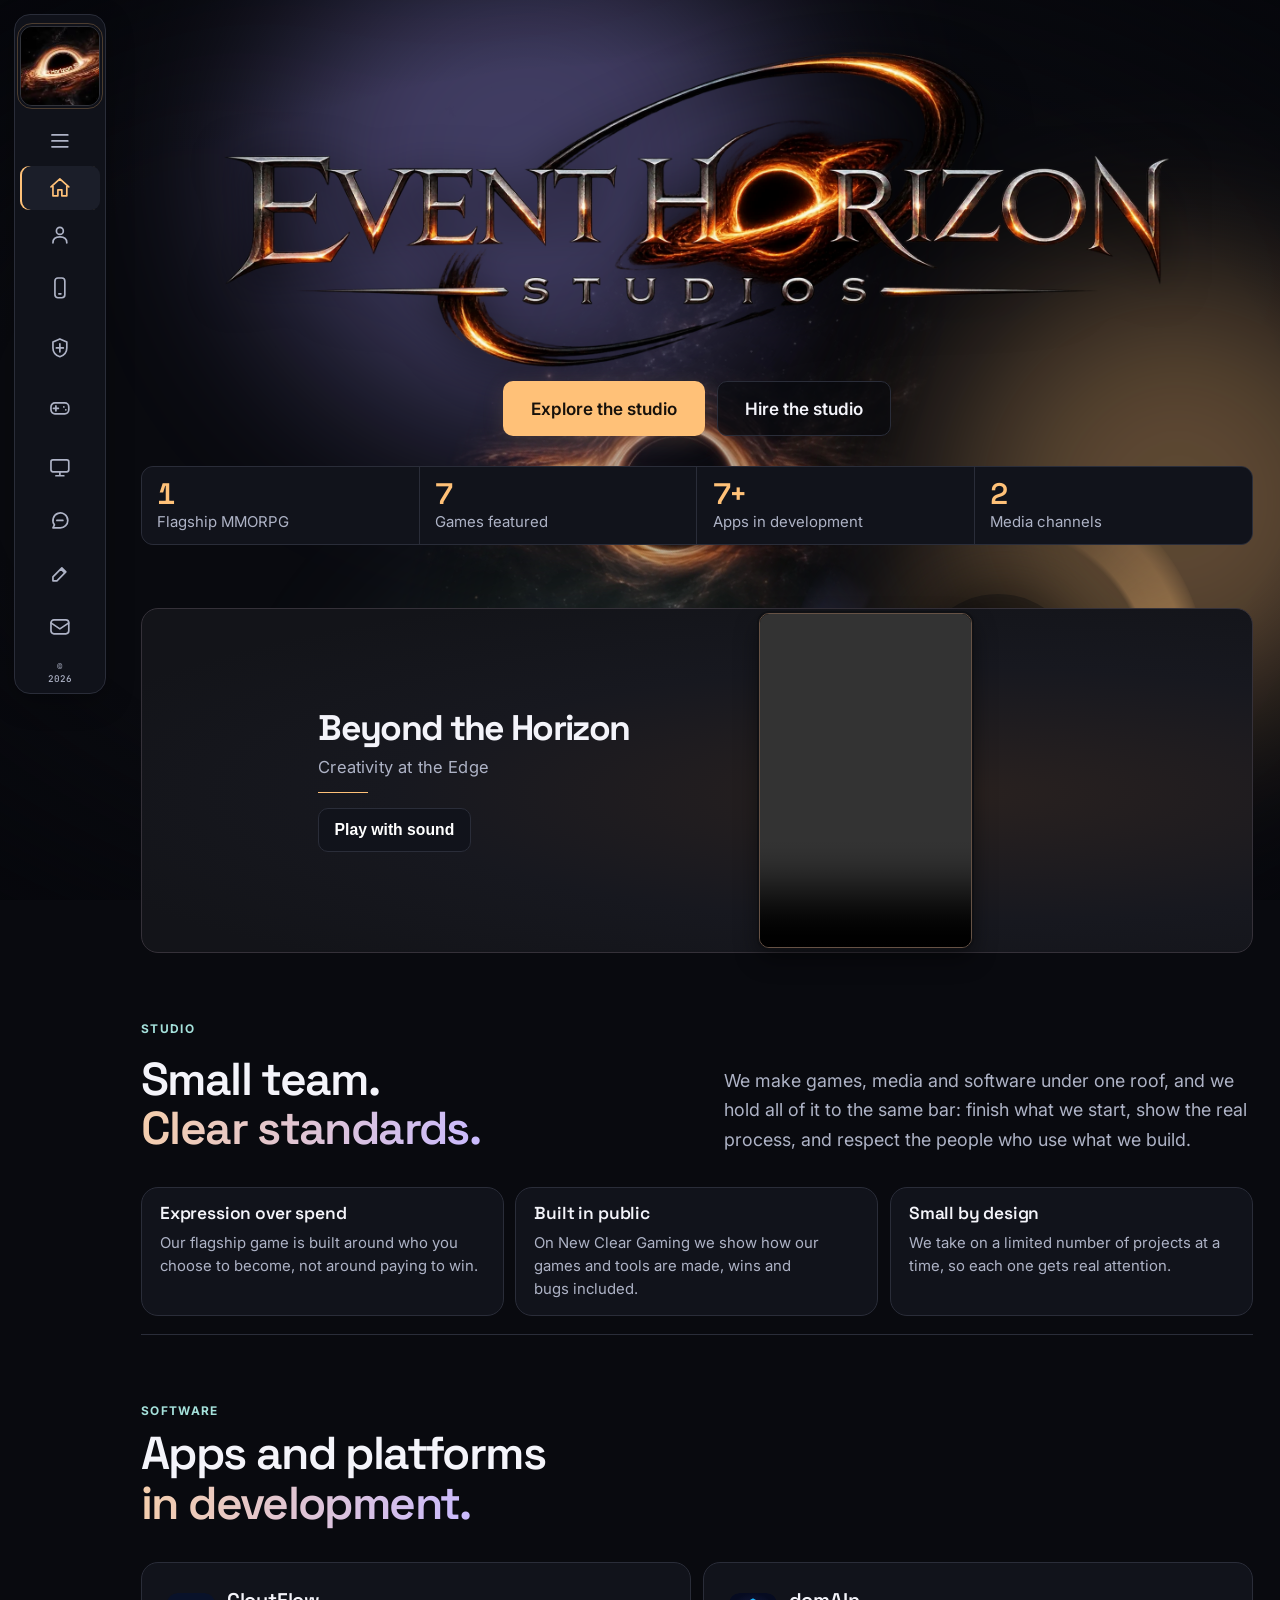
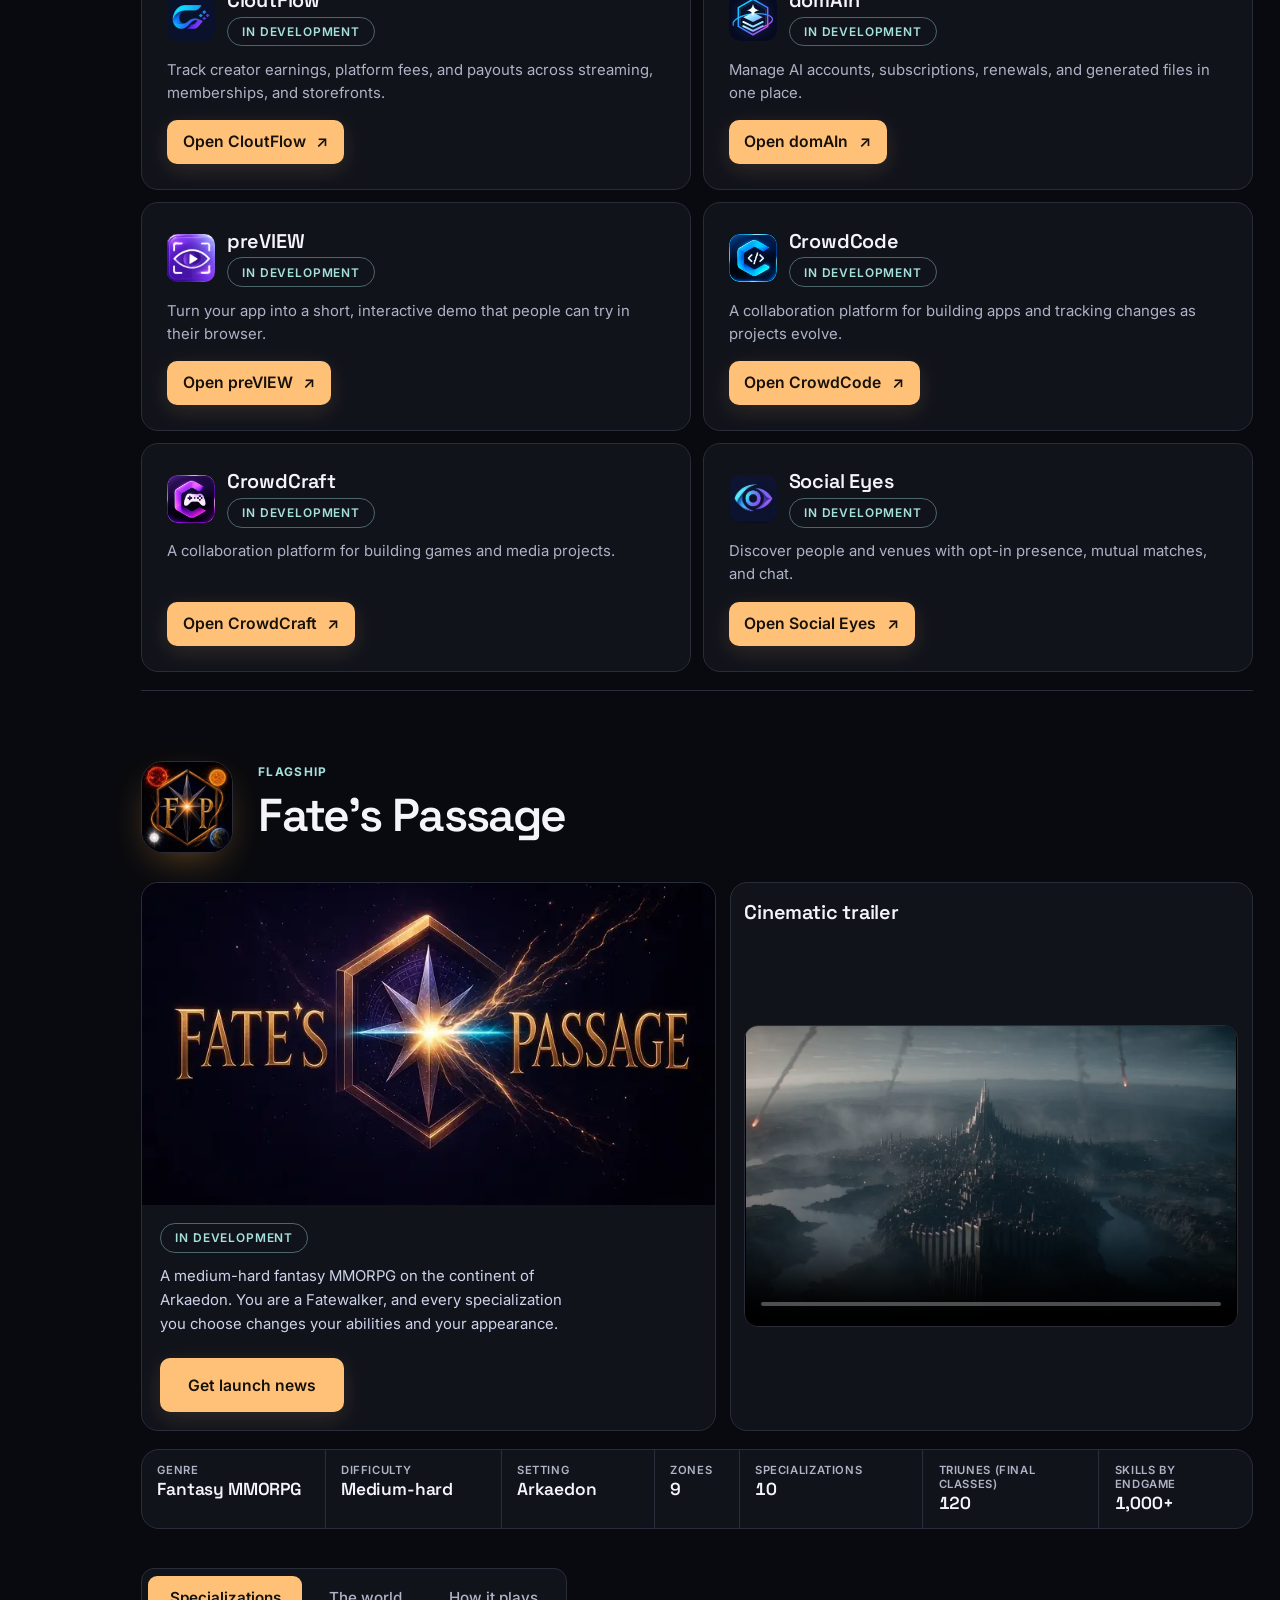
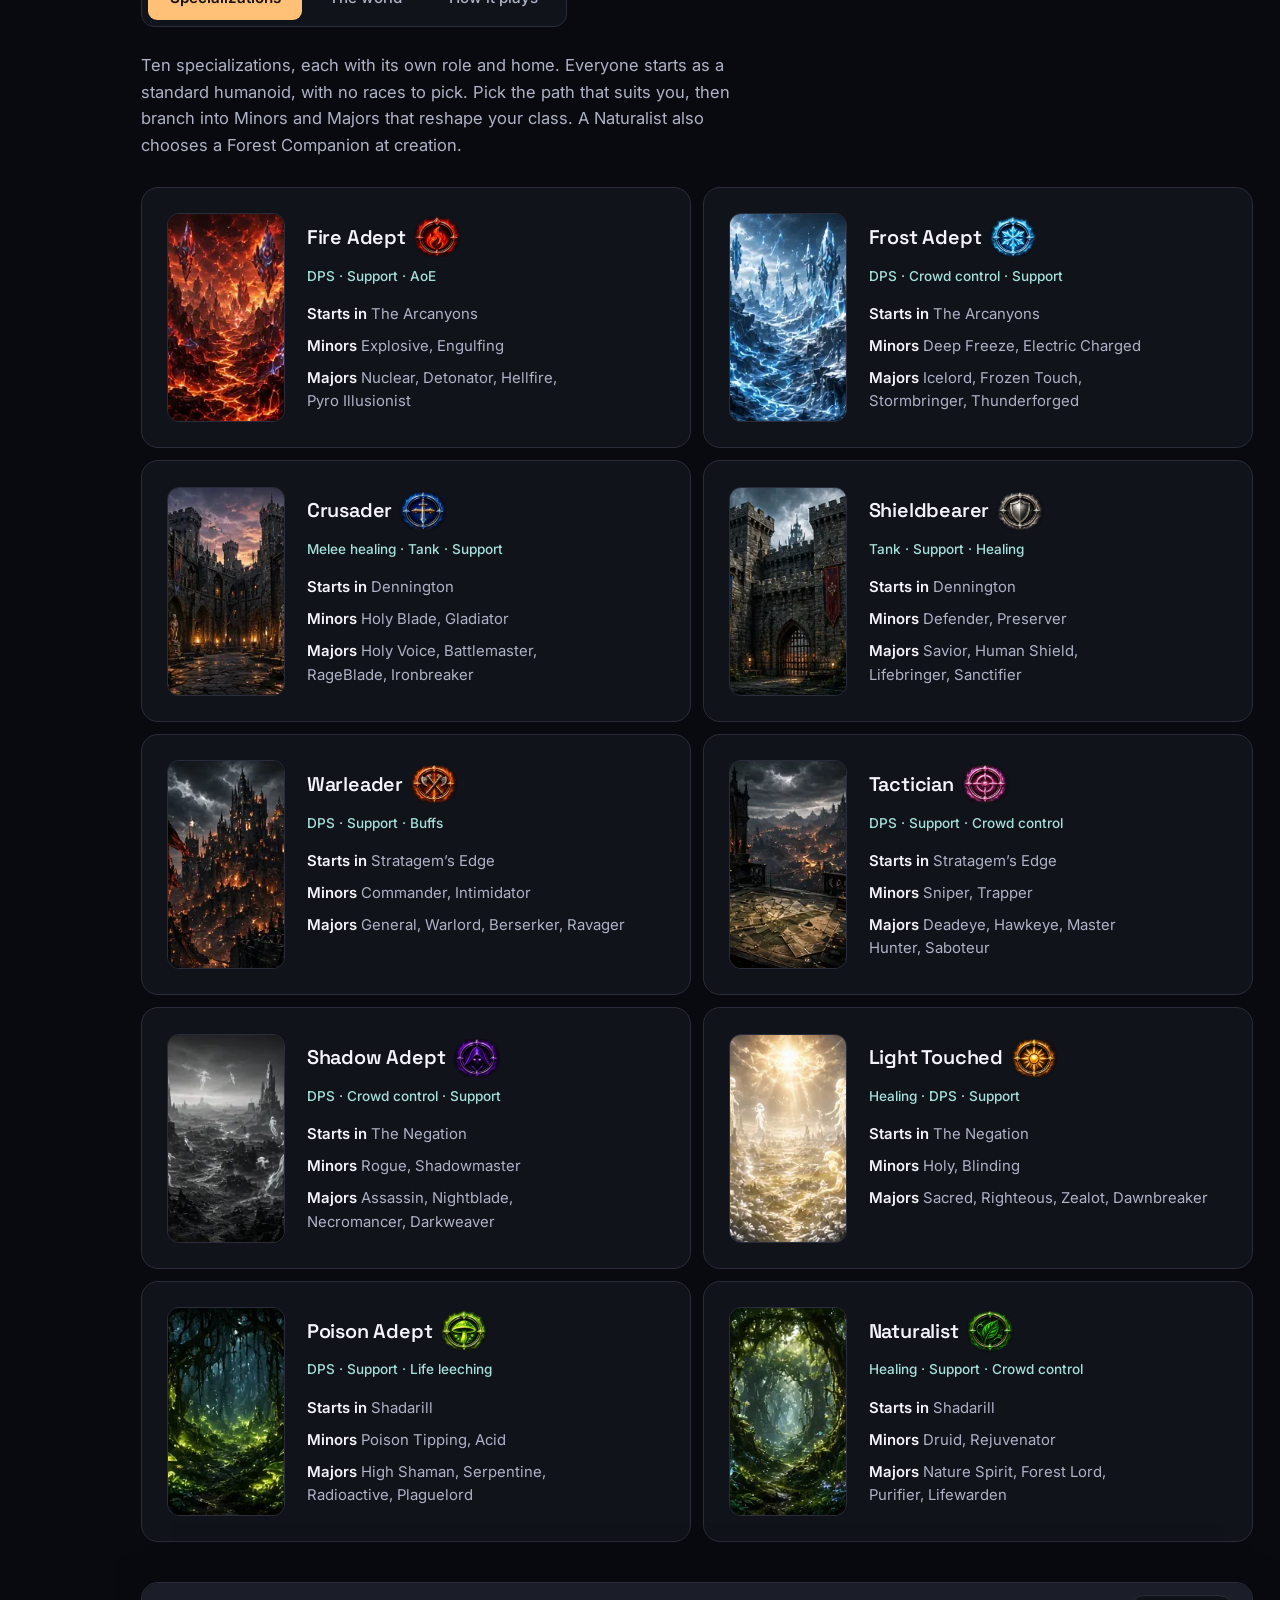
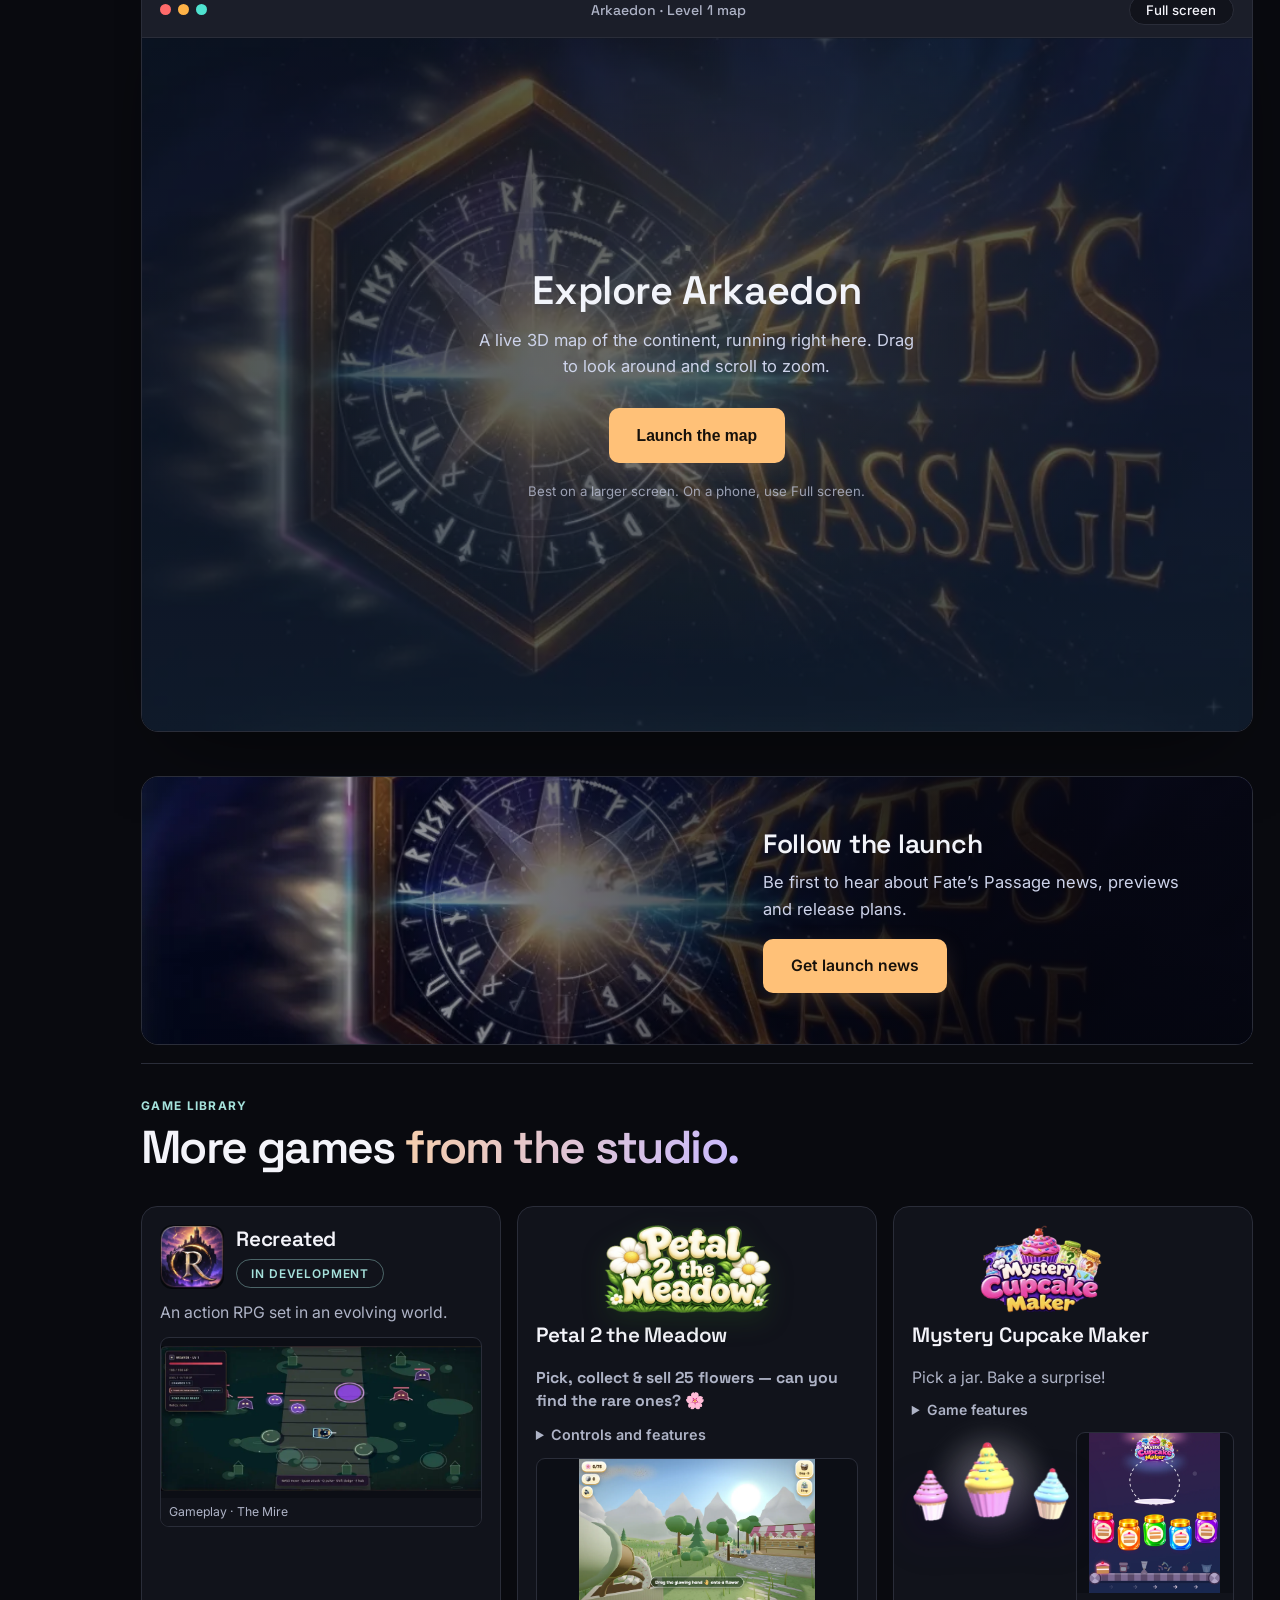
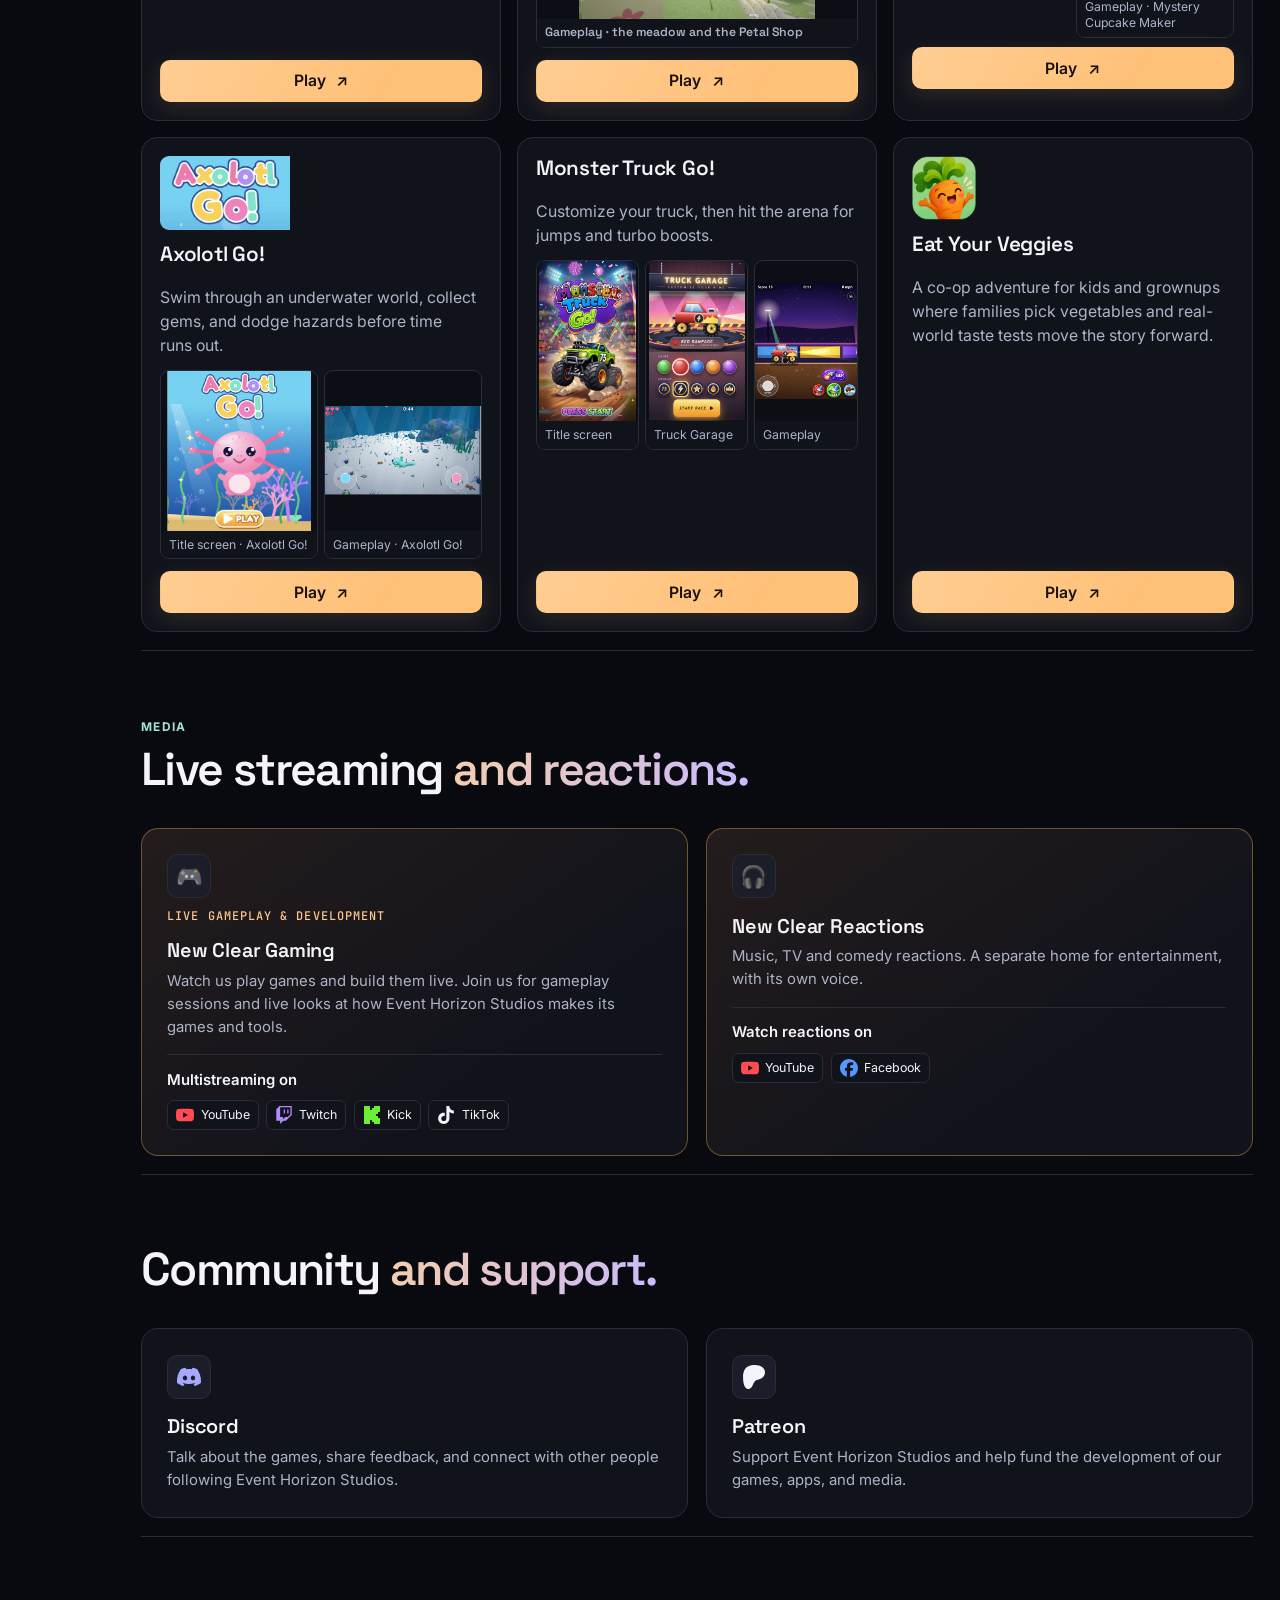
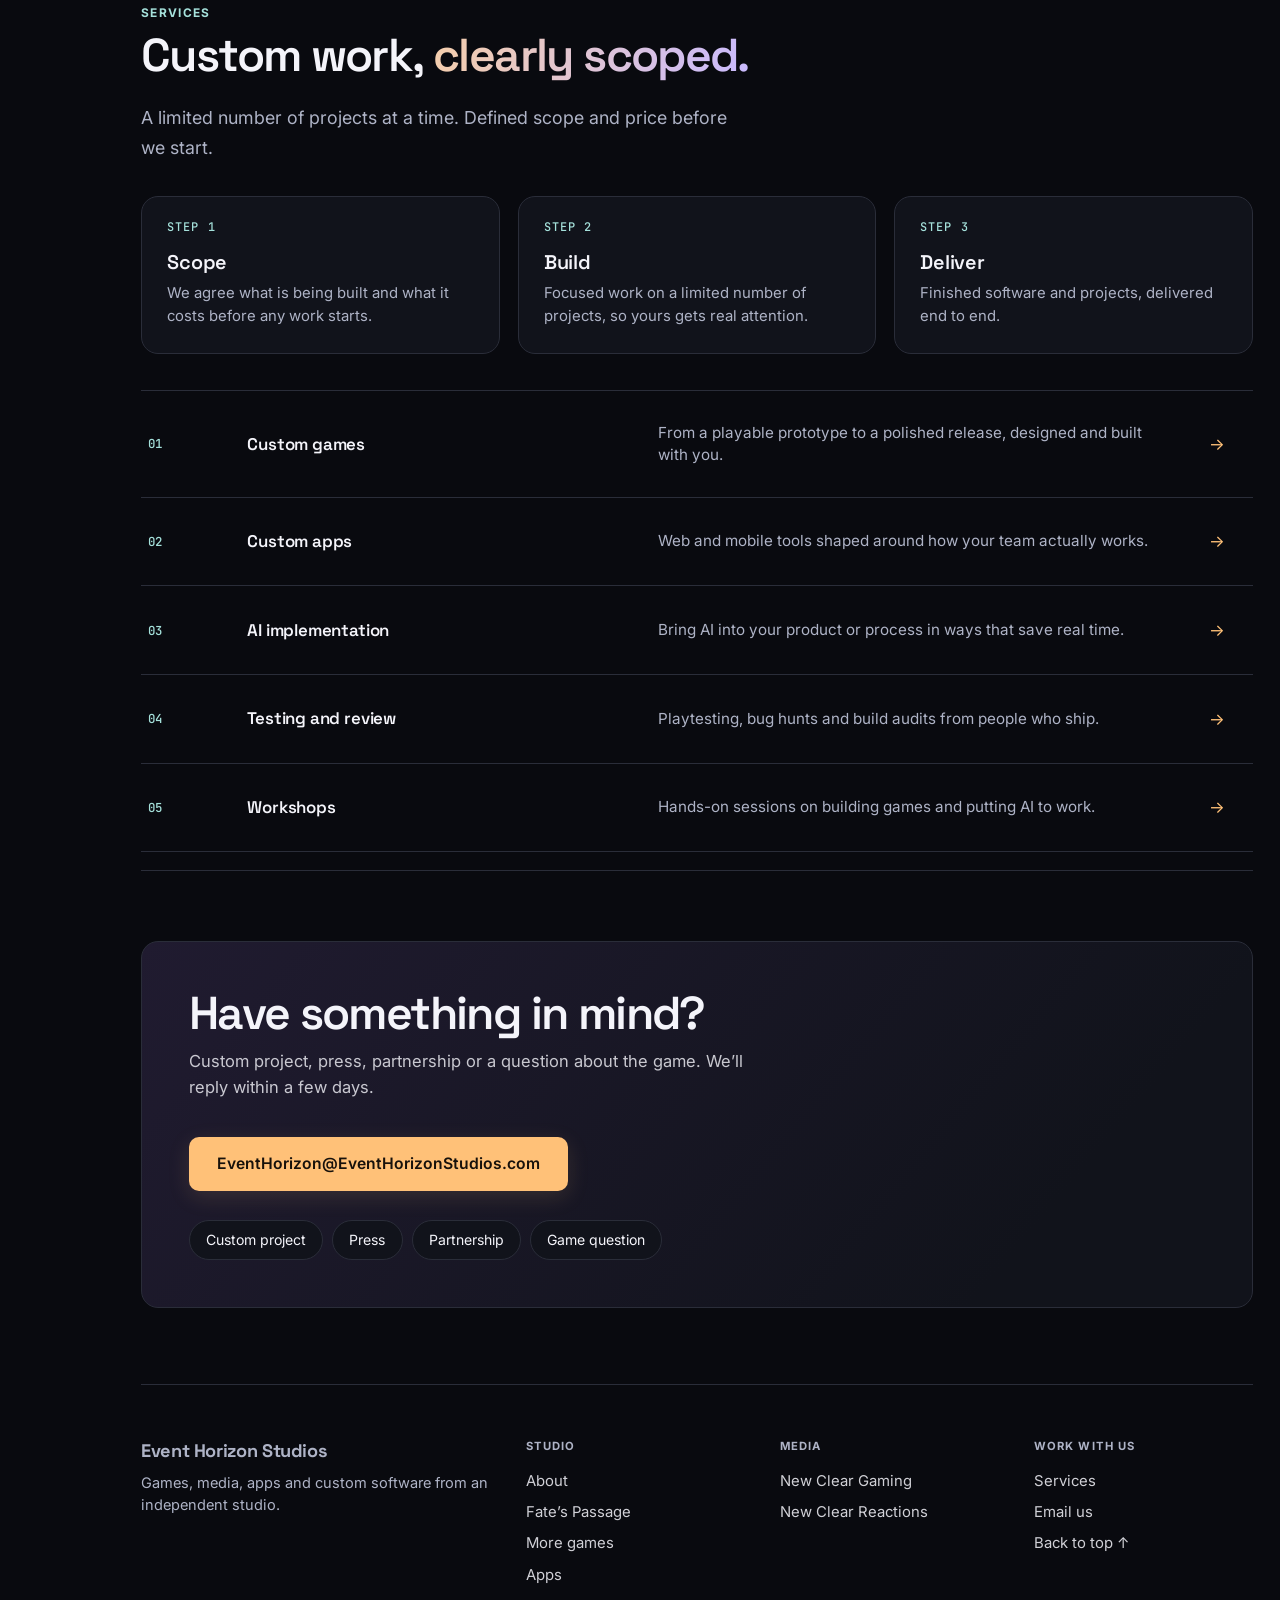
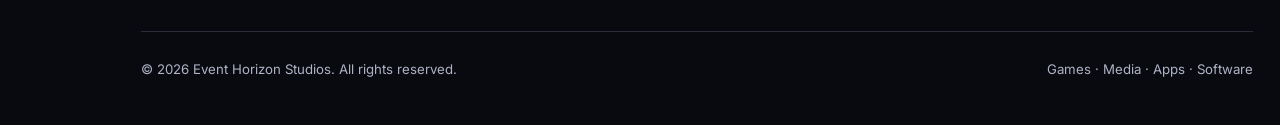
<file: index.html>
<!DOCTYPE html>

<html lang="en" data-theme="dark">
<head>
<meta charset="utf-8"/>
<meta content="width=device-width, initial-scale=1, viewport-fit=cover" name="viewport"/>
<title>Event Horizon Studios — Games, media, apps and custom software</title>
<meta content="Event Horizon Studios: home of New Clear Gaming, New Clear Reactions and the fantasy MMORPG Fate’s Passage." name="description"/>
<meta content="Event Horizon Studios" property="og:title"/>
<meta content="Games, media, apps and custom software from an independent studio." property="og:description"/>
<meta content="#05060b" name="theme-color"/>
<noscript><style>.rv{opacity:1!important;transform:none!important}</style></noscript>
<link href="https://fonts.googleapis.com" rel="preconnect"/>
<link crossorigin="" href="https://fonts.gstatic.com" rel="preconnect"/>
<link href="https://fonts.googleapis.com/css2?family=Space+Grotesk:wght@500;600;700&amp;family=Inter:wght@400;500;600;700&amp;family=JetBrains+Mono:wght@500&amp;display=swap" rel="stylesheet"/>
<style>
:root{--bg:#05060b;--glass:rgba(255,255,255,.035);--glass2:rgba(255,255,255,.07);--line:rgba(255,255,255,.09);--text:#f2f4fa;--mut:#8d96b3;--a:#ffb347;--b:#4fe3d0;--c:#8f7bff;--ink:#05060b;color-scheme:dark;box-sizing:border-box;padding-top:env(safe-area-inset-top,0px);padding-bottom:env(safe-area-inset-bottom,0px)}
@media (prefers-color-scheme:light){:root:not([data-theme="dark"]){--bg:#f3f5fb;--glass:rgba(255,255,255,.75);--glass2:rgba(255,255,255,.95);--line:rgba(15,20,50,.1);--text:#0c1128;--mut:#505a7e;--a:#b86a00;--b:#0a7c70;--c:#5a45d8;--ink:#fff;--ga:#e8890c;--gb:#0fb5a3;--gc:#6a55f0;color-scheme:light}}
:root[data-theme="dark"]{color-scheme:dark}
*,*::before,*::after{box-sizing:inherit}
html{height:100%;font-size:112.5%;scroll-behavior:smooth;scroll-padding-top:2rem}
body{margin:0;min-height:100%;background:var(--bg);color:var(--text);font:400 0.92rem/1.7 Inter,system-ui,sans-serif;-webkit-font-smoothing:antialiased;overflow-x:hidden}
body::before{content:"";position:fixed;inset:0 0 auto;height:env(safe-area-inset-top,0px);background:var(--bg);z-index:80}
.aurora{position:fixed;inset:0;z-index:-1;overflow:hidden}
.aurora i{position:absolute;border-radius:50%;filter:blur(90px);opacity:.35;animation:float 22s ease-in-out infinite alternate}
.aurora i:nth-child(1){width:42vw;height:42vw;background:var(--c);top:-12%;left:20%}
.aurora i:nth-child(2){width:36vw;height:36vw;background:var(--a);top:30%;right:-10%;animation-delay:-8s}
.aurora i:nth-child(3){width:34vw;height:34vw;background:var(--b);bottom:-15%;left:30%;animation-delay:-14s;opacity:.25}
@keyframes float{to{transform:translate(6vw,5vh) scale(1.15)}}
h1,h2,h3{font-family:"Space Grotesk",system-ui,sans-serif;margin:0 0 .5em;line-height:1.05;letter-spacing:-.035em}
h1{font-size:clamp(2.576rem,6.072vw,5.336rem);font-weight:700}
h2{font-size:clamp(1.748rem,3.68vw,2.944rem);font-weight:600}
h3{font-size:1.012rem;font-weight:600;letter-spacing:-.01em}
p{margin:0 0 1em;color:var(--mut);max-width:56ch}a{color:inherit}
:focus-visible{outline:2px solid var(--b);outline-offset:3px}
.skip{position:absolute;left:-999px;top:0}.skip:focus{left:1rem;top:1rem;z-index:99;background:var(--a);color:var(--ink);padding:.6rem 1rem;border-radius:10px;text-decoration:none}
.mono{font:500 0.6624rem/1 "JetBrains Mono",monospace;letter-spacing:.14em;text-transform:uppercase;color:var(--b)}
.grad{background:linear-gradient(95deg,var(--ga,var(--a)),var(--gb,var(--b)) 50%,var(--gc,var(--c)));-webkit-background-clip:text;background-clip:text;color:transparent}

:root{--rail-inset:clamp(8px,1.4vw,14px)}
body{--rail-width:clamp(59.4px,7.7vw,92.4px)}
body:has(#rail[data-expanded]){--rail-width:clamp(132px,36.3vw,246.4px)}
.rail{
  position:fixed;z-index:70;
  top:calc(env(safe-area-inset-top,0px) + var(--rail-inset));
  left:calc(env(safe-area-inset-left,0px) + var(--rail-inset));
  width:var(--rail-width);
  max-height:calc(100dvh - env(safe-area-inset-top,0px) - env(safe-area-inset-bottom,0px) - 2 * var(--rail-inset));
  overflow:auto;overscroll-behavior:contain;scrollbar-width:thin;
  display:flex;flex-direction:column;gap:3px;padding:8px 5px;
  border:1px solid var(--line);border-radius:16px;background:#101119;
}
.rail > *{flex:none}
.rail :is(summary,button,a){
  min-height:44px;display:flex;align-items:center;justify-content:center;gap:.55rem;
  padding:.35rem .45rem;border:0;border-radius:9px;background:transparent;
  color:var(--mut);font:500 0.7728rem/1.25 Inter,system-ui,sans-serif;text-align:left;
  text-decoration:none;cursor:pointer;overflow-wrap:anywhere;
}
.rail :is(summary,button,a):is(:hover,:focus-visible),.rail .on{color:var(--text);background:var(--glass2)}
.rail .on{box-shadow:inset 2px 0 var(--a)}
.rail svg{width:23.75px;height:23.75px;flex:none;stroke:currentColor;fill:none;stroke-width:1.7;stroke-linecap:round;stroke-linejoin:round}
.rail summary{list-style:none}
.rail summary::-webkit-details-marker{display:none}
.rail:not([data-expanded]) :is(.rail-label,.rail-items){display:none}
.rail[data-expanded] :is(summary,button,a){justify-content:flex-start}
.rail[data-expanded] summary::after{
  content:"";width:.5rem;height:.5rem;margin-left:auto;flex:none;
  border-right:1px solid currentColor;border-bottom:1px solid currentColor;transform:rotate(45deg)
}
.rail details[open] summary::after{transform:rotate(225deg)}
.rail-items{margin:.2rem 0 .45rem .55rem;padding-left:.35rem;border-left:1px solid var(--line)}
.rail-items a{min-height:40px;font-size:0.7268rem}
.cr{display:grid;justify-items:center;margin-top:.5rem;font:500 0.5152rem/1.3 "JetBrains Mono",monospace;color:var(--mut)}
main{
  position:relative;z-index:1;
  margin-left:calc(env(safe-area-inset-left,0px) + var(--rail-width) + var(--rail-inset) + 8px);
  overflow-x:clip;isolation:isolate;container-type:inline-size;
}
main [id]{scroll-margin-top:1.25rem}
.page{width:min(1160px,100% - clamp(1.5rem,5vw,3rem));margin-inline:auto}
section{padding:6rem 0 2rem}
section:first-child{padding-top:5rem}
#overview{padding-top:calc(5rem - 65px)}
.head{margin-bottom:2.6rem}.head .mono{display:block;margin-bottom:1.1rem}.head p{font-size:1.012rem}

.btn{display:inline-flex;align-items:center;gap:.6rem;padding:.9rem 1.5rem;border-radius:14px;font-weight:500;font-size:0.874rem;text-decoration:none;border:1px solid var(--line);background:var(--glass);transition:transform .25s,border-color .25s,box-shadow .25s}
.btn:hover{transform:translateY(-2px);border-color:var(--b)}
.btn.main{background:var(--a);color:var(--ink);border-color:transparent;font-weight:600;box-shadow:0 12px 40px -12px var(--a)}
.btns{display:flex;gap:.7rem;flex-wrap:wrap;margin-top:2rem}

.hero{position:relative;display:flex;align-items:flex-end;padding-bottom:clamp(1.5rem,6.4vw,3.5rem)}.hero::after{content:"";position:absolute;inset:-2rem -60vw 0 -60vw;background:linear-gradient(to top,var(--bg) 6%,color-mix(in srgb,var(--bg) 55%,transparent) 38%,transparent 62%);z-index:1;pointer-events:none}.hero>div:first-child{position:relative;z-index:2;max-width:48rem}
#overview .btns{margin-top:clamp(.5rem,3.6vw,2rem)}
#overview .btn{font-size:.95rem;padding:clamp(.6rem,1.7vw,.9rem) clamp(.75rem,2.8vw,1.5rem)}
#overview .btn:not(.main){background:color-mix(in srgb,var(--bg) 65%,transparent)}
.hero p.lead{font-size:1.196rem;margin-top:1.5rem;max-width:42rem}
.bh{--hole-size:clamp(180px,33vw,420px);position:fixed;z-index:0;aspect-ratio:1;width:var(--hole-size);right:calc(-10% + min(200px,32vw));top:max(0px,min(calc(min(480px,58svh) + 350px),100svh - var(--hole-size) - 12px));pointer-events:none;opacity:.48}
.bh .ring{position:absolute;inset:0;border-radius:50%;background:conic-gradient(from 0deg,transparent 5%,var(--a),var(--b),var(--c),transparent 85%);-webkit-mask:radial-gradient(circle,transparent 50%,#000 52%,#000 64%,transparent 72%);mask:radial-gradient(circle,transparent 50%,#000 52%,#000 64%,transparent 72%);animation:spin 12s linear infinite;filter:blur(1px)}
.bh .ring.two{inset:-3%;transform:rotateX(72deg);opacity:.9;animation-duration:9s;animation-direction:reverse}
.bh .glow{position:absolute;inset:8%;border-radius:50%;background:radial-gradient(circle,color-mix(in srgb,var(--a) 40%,transparent),transparent 65%);filter:blur(30px);animation:pulse 5s ease-in-out infinite}
.bh .core{position:absolute;inset:30%;border-radius:50%;background:#000;box-shadow:0 0 60px 10px #000,inset 0 0 30px rgba(255,255,255,.08)}
@keyframes spin{to{transform:rotate(360deg)}}
.bh .ring.two{animation-name:spin2}
@keyframes spin2{from{transform:rotateX(72deg) rotate(0)}to{transform:rotateX(72deg) rotate(-360deg)}}
@keyframes pulse{50%{transform:scale(1.12);opacity:.7}}

.stats{display:grid;grid-template-columns:repeat(2,minmax(0,1fr));gap:1px;background:var(--line);border:1px solid var(--line);border-radius:22px;overflow:hidden}
.stat{background:var(--bg);padding:clamp(.65rem,3.3vw,1.8rem) clamp(.55rem,3vw,1.6rem);overflow-wrap:anywhere}
.stat b{display:block;font:600 clamp(2.208rem,3.68vw,3.128rem) "Space Grotesk",sans-serif;letter-spacing:-.04em;line-height:1}
.stat span{display:block;margin-top:.7rem;color:var(--mut);font-size:0.8096rem}

.bento{display:grid;grid-template-columns:repeat(4,1fr);grid-auto-rows:minmax(190px,auto);gap:1rem}
.card{position:relative;border-radius:24px;padding:1.7rem;background:var(--glass);border:1px solid var(--line);overflow:hidden;display:flex;flex-direction:column;transition:transform .35s cubic-bezier(.2,.8,.2,1),border-color .3s}
.card::before{content:"";position:absolute;inset:0;background:radial-gradient(420px circle at var(--mx,50%) var(--my,0%),color-mix(in srgb,var(--b) 16%,transparent),transparent 60%);opacity:0;transition:opacity .3s;pointer-events:none}
.card:hover{transform:translateY(-4px);border-color:color-mix(in srgb,var(--b) 40%,var(--line))}.card:hover::before{opacity:1}
.card>*{position:relative}
.card .ico{width:44px;height:44px;border-radius:14px;display:grid;place-items:center;background:var(--glass2);border:1px solid var(--line);font-size:1.196rem;margin-bottom:auto}
.card h3{margin:1.6rem 0 .3rem}.card p{margin:0;font-size:0.828rem}
.tag{display:inline-block;align-self:flex-start;padding:.35rem .8rem;border-radius:999px;border:1px solid color-mix(in srgb,var(--b) 40%,transparent);color:var(--b);font:500 0.6624rem "JetBrains Mono",monospace;letter-spacing:.1em;text-transform:uppercase}
.flag{grid-column:span 2;grid-row:span 2;padding:2.2rem;justify-content:space-between}
.flag h2{margin:1rem 0 .6rem}.flag p{font-size:0.9016rem}
.skills{display:flex;flex-wrap:wrap;gap:.4rem;margin:1rem 0 1.4rem}
.skills span{font-size:0.7176rem;padding:.28rem .65rem;border-radius:8px;background:var(--glass2);border:1px solid var(--line);color:var(--text)}
.hud{border-radius:16px;background:color-mix(in srgb,var(--text) 6%,var(--bg));border:1px solid var(--line);padding:1rem}
.hud-top{display:flex;gap:.8rem;align-items:center;margin-bottom:.8rem}
.av{width:42px;height:42px;border-radius:12px;background:linear-gradient(135deg,var(--a),var(--c));display:grid;place-items:center;font:700 1.012rem "Space Grotesk",sans-serif;color:var(--ink)}
.hud-top b{display:block;font:600 0.874rem "Space Grotesk",sans-serif}.hud-top small{color:var(--mut);font-size:0.7176rem}
.lbl{display:flex;justify-content:space-between;font-size:0.69rem;color:var(--mut)}
.bar{height:6px;border-radius:9px;background:var(--glass2);margin:.3rem 0 .7rem;overflow:hidden}.bar i{display:block;height:100%;border-radius:9px;transform-origin:left;animation:fill 1.6s cubic-bezier(.2,.8,.2,1) both .4s}
@keyframes fill{from{transform:scaleX(0)}}
.log{font-size:0.736rem;color:var(--mut)}.log b{color:var(--a)}
.span2{grid-column:span 2}.span3{grid-column:span 3}.span4{grid-column:span 4}
.g3{display:grid;grid-template-columns:repeat(3,1fr);gap:1rem}
.g2{display:grid;grid-template-columns:repeat(2,1fr);gap:1rem}

.list{border-top:1px solid var(--line)}
.row{display:grid;grid-template-columns:4rem 1.1fr 1.5fr 2rem;gap:1.5rem;align-items:center;padding:1.7rem .4rem;border-bottom:1px solid var(--line);text-decoration:none;transition:padding .35s cubic-bezier(.2,.8,.2,1),background .3s}
.row:hover{padding-inline:1.4rem;background:var(--glass)}
.row .i{font:500 0.69rem "JetBrains Mono",monospace;color:var(--b)}
.row h3{margin:0;font-size:clamp(1.104rem,2.208vw,1.564rem);font-weight:600}.row p{margin:0;font-size:0.8464rem}
.row .ar{color:var(--a);transition:transform .3s}.row:hover .ar{transform:translateX(6px)}

.cta{border-radius:32px;padding:clamp(2.2rem,6vw,5rem);position:relative;overflow:hidden;border:1px solid var(--line);background:linear-gradient(135deg,color-mix(in srgb,var(--c) 22%,transparent),color-mix(in srgb,var(--a) 14%,transparent));display:flex;justify-content:space-between;align-items:center;gap:2rem;flex-wrap:wrap}
.cta h2{margin-bottom:.5rem}.cta p{margin:0;color:var(--text);opacity:.8}
footer{padding:4rem 0 3rem;color:var(--mut);font-size:0.782rem;display:flex;justify-content:space-between;gap:1rem;flex-wrap:wrap}

.rv{opacity:0;transform:translateY(28px);transition:opacity .9s cubic-bezier(.2,.8,.2,1),transform .9s cubic-bezier(.2,.8,.2,1)}
.rv.in{opacity:1;transform:none}
.d1{transition-delay:.08s}.d2{transition-delay:.16s}.d3{transition-delay:.24s}

.principles{display:grid;grid-template-columns:repeat(3,1fr);gap:1px;background:var(--line);border:1px solid var(--line);border-radius:22px;overflow:hidden}
.principle{background:var(--bg);padding:.75rem clamp(.7rem,2vw,1rem)}.principle .mono{display:block;margin-bottom:.35rem}.principle h3{font-size:0.966rem;margin-bottom:.3rem}.principle p{margin:0;font-size:0.828rem;line-height:1.45}
.intro{display:grid;grid-template-columns:1fr 1fr;gap:3rem;align-items:end;margin-bottom:2.6rem}.intro h2{margin:0}.intro p{margin:0;font-size:0.966rem}
.facts{display:grid;grid-template-columns:repeat(2,1fr);gap:1rem 1.5rem;margin:1.4rem 0 0;padding:1.2rem 0;border-block:1px solid var(--line)}
.facts div{display:flex;flex-direction:column;gap:.25rem}.facts dt{font:500 0.598rem "JetBrains Mono",monospace;letter-spacing:.12em;text-transform:uppercase;color:var(--mut)}.facts dd{margin:0;font-weight:500;font-size:0.874rem}
.soon{margin:0!important;font:500 0.6072rem "JetBrains Mono",monospace!important;letter-spacing:.1em;text-transform:uppercase;color:var(--mut)}
.feats{margin-top:1rem}.feats .card{min-height:0}.feats .mono{margin-bottom:1.2rem}.feats h3{margin:0 0 .4rem}
.steps{display:grid;grid-template-columns:repeat(3,1fr);gap:1rem;margin-bottom:2rem}.step{padding:1.4rem 1.5rem;border-radius:18px;border:1px solid var(--line);background:var(--glass)}.step .mono{display:block;margin-bottom:.9rem}.step h3{margin-bottom:.3rem}.step p{margin:0;font-size:0.828rem}
.inq{display:flex;gap:.5rem;flex-wrap:wrap;margin-top:1.6rem}.inq a{padding:.45rem .9rem;border-radius:999px;border:1px solid var(--line);background:var(--glass);font-size:0.782rem;text-decoration:none;color:var(--text);transition:border-color .2s}.inq a:hover{border-color:var(--b)}
.foot{margin-top:5rem;padding:3rem 0 2.5rem;border-top:1px solid var(--line);display:grid;grid-template-columns:1.6fr 1fr 1fr 1fr;gap:2rem;font-size:0.828rem}
.foot b{display:block;font:700 1.012rem "Space Grotesk",sans-serif;margin-bottom:.6rem;letter-spacing:-.02em}.foot p{font-size:0.8096rem}
.foot h4{margin:0 0 .9rem;font:500 0.6256rem "JetBrains Mono",monospace;letter-spacing:.14em;text-transform:uppercase;color:var(--mut)}
.foot a{display:block;text-decoration:none;color:var(--text);margin-bottom:.5rem;opacity:.85;transition:opacity .2s,color .2s}.foot a:hover{opacity:1;color:var(--b)}
.legal{grid-column:1/-1;display:flex;justify-content:space-between;gap:1rem;flex-wrap:wrap;padding-top:1.5rem;border-top:1px solid var(--line);color:var(--mut);font-size:0.736rem}
@media (max-width:1000px){.principles,.steps{grid-template-columns:1fr}.intro{grid-template-columns:1fr;gap:1rem}.foot{grid-template-columns:1fr 1fr}.bento{grid-template-columns:repeat(2,1fr)}.flag{grid-column:span 2}.g3{grid-template-columns:1fr}}
@media (max-width:760px){
  .cr{display:none}

  .g2,.bento{grid-template-columns:1fr}.flag,.span2{grid-column:auto}
  .row{grid-template-columns:2.5rem 1fr 1.5rem}.row p{display:none}
}
@media (prefers-reduced-motion:reduce){*{animation:none!important;transition:none!important;scroll-behavior:auto!important}.rv{opacity:1;transform:none}}

.gh{display:flex;align-items:center;gap:1.4rem;margin-bottom:1.6rem}
.gh img{width:92px;height:92px;border-radius:22px;border:1px solid var(--line);flex:none;box-shadow:0 14px 40px -14px rgba(255,170,60,.45)}
.gh h2{margin:0 0 .4rem}.gh p{margin:0;font-size:0.9384rem}
.cine{position:relative;border-radius:28px;overflow:hidden;border:1px solid var(--line);aspect-ratio:16/9;background:#05060f}
.cine img{width:100%;height:100%;object-fit:cover;display:block;animation:kb 30s ease-in-out infinite alternate}
@keyframes kb{to{transform:scale(1.06)}}
.cap{position:absolute;inset:auto 0 0 0;padding:clamp(1.2rem,3vw,2.2rem);background:linear-gradient(to top,rgba(4,5,12,.94),rgba(4,5,12,.5) 60%,transparent);display:flex;justify-content:space-between;align-items:flex-end;gap:1.2rem;flex-wrap:wrap}
.cap p{margin:0;color:#cdd3ea;max-width:46ch;font-size:0.92rem}
.cap .tag{margin-bottom:.7rem}
.facts5{display:grid;grid-template-columns:repeat(auto-fit,minmax(150px,1fr));gap:1px;background:var(--line);border:1px solid var(--line);border-radius:18px;overflow:hidden;margin:1rem 0 2.2rem}
.facts5 div{background:var(--bg);padding:1.1rem 1.3rem}
.facts5 dt{font:500 0.6256rem "JetBrains Mono",monospace;letter-spacing:.12em;text-transform:uppercase;color:var(--mut);margin-bottom:.3rem}
.facts5 dd{margin:0;font:600 0.966rem "Space Grotesk",sans-serif;letter-spacing:-.01em}
.tabs{display:flex;gap:.4rem;flex-wrap:wrap;margin-bottom:1.4rem;padding:.35rem;border:1px solid var(--line);border-radius:999px;width:max-content;max-width:100%;background:var(--glass)}
.tabs button{font:500 0.8464rem Inter,sans-serif;color:var(--mut);background:none;border:0;padding:.6rem 1.2rem;border-radius:999px;cursor:pointer;transition:background .25s,color .25s}
.tabs button:hover{color:var(--text)}
@media(max-width:760px){.tabs{width:100%;border-radius:16px}.tabs button{flex:1 1 auto;min-height:44px;padding:.5rem .7rem}}
.tabs button[aria-selected="true"]{background:var(--a);color:var(--ink);font-weight:600;box-shadow:0 2px 10px rgba(0,0,0,.22)}
.panel[hidden]{display:none}
.panel .lead2{max-width:62ch;margin-bottom:1.6rem}
.cards3{display:grid;grid-template-columns:repeat(3,1fr);gap:1rem}
.spec,.zone,.sys{border:1px solid var(--line);border-radius:18px;padding:1.4rem 1.5rem;background:var(--glass)}
.spec{display:grid;grid-template-columns:118px 1fr;gap:1.2rem;align-items:stretch}.spec img{width:118px;height:100%;min-height:170px;object-fit:cover;border-radius:12px;border:1px solid var(--line)}.spec h3,.zone h3,.sys h3{margin:0 0 .25rem}
.spec .roles,.zone .meta{margin:0 0 .9rem;color:var(--b);font-size:0.7544rem;font-weight:500;max-width:none}
.spec p,.zone p,.sys p{font-size:0.828rem;margin:0 0 .5rem;max-width:none}
.spec b,.zone b{color:var(--text);font-weight:600}
.zone.mid{border-style:dashed}.zone.core{background:linear-gradient(135deg,color-mix(in srgb,var(--a) 14%,transparent),var(--glass))}
.cards3.sp{grid-template-columns:repeat(2,1fr)}
.launch{position:relative;margin-top:2.4rem;border-radius:26px;overflow:hidden;border:1px solid var(--line);min-height:260px;display:flex;align-items:flex-end}
.launch img{position:absolute;inset:0;width:100%;height:100%;object-fit:cover}
.launch::after{content:"";position:absolute;inset:0;background:linear-gradient(90deg,rgba(4,5,12,.2),rgba(4,5,12,.88) 70%)}
.launch>div{position:relative;z-index:1;margin-left:auto;padding:clamp(1.6rem,4vw,3rem);max-width:30rem;color:#f2f4fa}
.launch h3{font-size:1.472rem;margin-bottom:.5rem}.launch p{color:#cdd3ea}
@media (max-width:1000px){.cards3{grid-template-columns:repeat(2,1fr)}}
@media (max-width:760px){.spec{grid-template-columns:92px 1fr;gap:1rem}.spec img{width:92px}.cards3,.cards3.sp{grid-template-columns:1fr}.cine{aspect-ratio:auto;display:flex;flex-direction:column;background:#04050c}.cine img{height:auto;aspect-ratio:4/5;object-fit:cover;object-position:50% 48%}.cap{position:relative;background:#04050c;padding:1.4rem}.gh img{width:68px;height:68px;border-radius:16px}.tabs{border-radius:22px}.launch::after{background:linear-gradient(to top,rgba(4,5,12,.92),rgba(4,5,12,.35))}.launch>div{margin:0}}

.mapwin{margin:2.2rem 0;border:1px solid var(--line);border-radius:22px;overflow:hidden;background:#0b1118;box-shadow:0 30px 80px -30px rgba(0,0,0,.6)}
.mapwin:fullscreen{border-radius:0;border:0;display:flex;flex-direction:column}
.mapwin:fullscreen .mw-body{flex:1;aspect-ratio:auto;max-height:none}
.mw-bar{display:flex;align-items:center;gap:1rem;padding:.65rem 1rem;background:var(--glass2);border-bottom:1px solid var(--line);color:var(--text);backdrop-filter:blur(14px)}
.mw-bar .dots{display:flex;gap:.4rem}.mw-bar .dots i{width:11px;height:11px;border-radius:50%;background:var(--line)}
.mw-bar .dots i:first-child{background:#ff6b6b}.mw-bar .dots i:nth-child(2){background:#ffb347}.mw-bar .dots i:nth-child(3){background:#4fe3d0}
.mw-title{font:500 0.782rem "Space Grotesk",sans-serif;flex:1;text-align:center;color:var(--mut)}
.mw-bar button{font:500 0.736rem Inter,sans-serif;color:var(--text);background:var(--glass);border:1px solid var(--line);border-radius:999px;padding:.35rem .9rem;cursor:pointer;transition:border-color .2s}
.mw-bar button:hover{border-color:var(--b)}
.mw-body{position:relative;aspect-ratio:16/10;min-height:520px;max-height:82vh;background:#0b1118}
.mw-body iframe{position:absolute;inset:0;width:100%;height:100%;border:0;display:block}
.mw-poster{position:absolute;inset:0;display:flex;flex-direction:column;align-items:center;justify-content:center;text-align:center;padding:2rem;color:#f2f4fa;background:radial-gradient(ellipse at 50% 40%,rgba(212,170,82,.18),transparent 60%),linear-gradient(#0b1118,#142231)}
.mw-poster .bg{position:absolute;inset:0;background-size:cover;background-position:center;opacity:.28}
.mw-poster>*:not(.bg){position:relative}
.mw-poster h3{font-size:clamp(1.472rem,3.128vw,2.208rem);margin-bottom:.6rem}
.mw-poster p{color:#cdd3ea;max-width:44ch;margin:0 auto 1.6rem}
.mw-poster .hint{font-size:0.736rem;margin:1rem 0 0;opacity:.7}
@media (max-width:760px){.mw-body{aspect-ratio:4/5;min-height:480px}.mw-title{display:none}.mw-bar{justify-content:space-between}}

.sr{position:absolute;width:1px;height:1px;overflow:hidden;clip:rect(0 0 0 0);white-space:nowrap}
.petal{grid-column:1/3;grid-row:span 2;background:linear-gradient(#bfe3fa 0%,#e9f7e7 52%,#a8dc84 100%);border-color:rgba(80,150,60,.45);justify-content:flex-start;gap:1rem;padding:1.5rem}
.petal:hover{border-color:#6cc04a}.petal::before{display:none}
.petal .tag{color:#2f7a2a;border-color:rgba(47,122,42,.45);background:rgba(255,255,255,.6)}
.petal .logo{display:block;width:100%;height:auto;max-width:430px;margin:0 auto;filter:drop-shadow(0 8px 12px rgba(40,90,30,.28))}
.pill{margin:0;background:#fff;border:3px solid #9bd466;border-radius:999px;padding:.7rem 1.3rem;text-align:center;font:700 0.92rem/1.35 "Space Grotesk",sans-serif;color:#2f6b2a;max-width:none}
.ctrls{display:grid;grid-template-columns:repeat(4,1fr);gap:.6rem;margin-top:auto}
.ctrl{background:rgba(255,255,255,.9);border-radius:16px;padding:.7rem .3rem;text-align:center;box-shadow:0 3px 0 #b5dd8c}
.ctrl i{font-style:normal;font-size:1.38rem;display:block;line-height:1.3}.ctrl b{display:block;color:#d6456f;font:700 0.7912rem "Space Grotesk",sans-serif}.ctrl span{font-size:0.6808rem;color:#5b6b58}
.card.wide{grid-column:span 2}
@media (max-width:1000px){.petal{grid-column:1/-1;grid-row:auto}}
@media (max-width:760px){.card.wide{grid-column:auto}}
@media (max-width:520px){.ctrls{grid-template-columns:repeat(2,1fr)}}

.pf{display:grid;grid-template-columns:.92fr 1.08fr;border-radius:26px;overflow:hidden;border:1px solid rgba(80,150,60,.45);background:linear-gradient(#bfe3fa 0%,#e9f7e7 52%,#a8dc84 100%);margin-bottom:1rem}
.pf-info{padding:clamp(1.3rem,2.6vw,2rem);display:flex;flex-direction:column;gap:1rem}
.pf-info .tag{color:#2f7a2a;border-color:rgba(47,122,42,.45);background:rgba(255,255,255,.6)}
.pf-info .logo{display:block;width:100%;height:auto;max-width:420px;margin:0 auto;filter:drop-shadow(0 8px 12px rgba(40,90,30,.28))}
.pf-info .pill{margin:0}
.pf-info .ctrls{margin-top:0}
.chips2{display:flex;flex-wrap:wrap;gap:.5rem;justify-content:center}
.chips2 span{background:rgba(255,255,255,.85);border-radius:999px;padding:.4rem .85rem;font:600 0.7544rem "Space Grotesk",sans-serif;color:#2f6b2a;box-shadow:0 2px 0 #b5dd8c}
.pf-shot{position:relative;min-height:380px;background:#7fb3d9}
.pf-shot img{position:absolute;inset:0;width:100%;height:100%;object-fit:cover;display:block}
.pf-shot figcaption{position:absolute;left:1rem;bottom:1rem;right:1rem;font:600 0.7544rem "Space Grotesk",sans-serif;color:#fff;background:rgba(10,24,10,.62);backdrop-filter:blur(8px);border-radius:999px;padding:.55rem 1.1rem;width:max-content;max-width:100%}
.pf-shot{margin:0}
.bento.three{grid-template-columns:repeat(3,1fr);grid-auto-rows:minmax(170px,auto)}
@media (max-width:1000px){.pf{grid-template-columns:1fr}.pf-shot{min-height:0;aspect-ratio:16/11}.bento.three{grid-template-columns:repeat(2,1fr)}.bento.three .card:last-child{grid-column:1/-1}}
@media (max-width:760px){.bento.three{grid-template-columns:1fr}}

.cm{position:relative;display:grid;grid-template-columns:1.05fr .95fr;align-items:center;gap:1.5rem;border-radius:26px;overflow:hidden;border:1px solid rgba(190,150,255,.4);margin-bottom:1rem;padding:clamp(1.4rem,3vw,2.4rem);color:#fff;background:radial-gradient(circle at 70% 45%,rgba(255,150,230,.35),transparent 55%),repeating-conic-gradient(from 0deg at 70% 45%,rgba(255,255,255,.05) 0 8deg,transparent 8deg 16deg),linear-gradient(135deg,#4b2bb8,#7d46ea 55%,#432196)}
.cm-info{display:flex;flex-direction:column;gap:1.1rem;align-items:flex-start}
.cm .tag{color:#fff;border-color:rgba(255,255,255,.5);background:rgba(255,255,255,.12)}
.cm .logo{display:block;width:100%;height:auto;max-width:400px;filter:drop-shadow(0 10px 18px rgba(20,0,60,.45))}
.cm .pill2{margin:0;max-width:none;color:#fff;font:700 1.058rem/1.2 "Space Grotesk",sans-serif;padding:.85rem 1.6rem;border-radius:999px;background:linear-gradient(#ff7ac8,#ec3f9d);box-shadow:0 4px 0 #b0236f,0 12px 24px -8px rgba(0,0,0,.45);transform:rotate(-2deg);text-shadow:0 2px 0 rgba(120,0,70,.45)}
.badges{display:flex;flex-wrap:wrap;gap:.5rem}
.badges span{font:700 0.736rem "Space Grotesk",sans-serif;padding:.45rem .9rem;border-radius:999px;color:#fff;box-shadow:0 3px 0 rgba(0,0,0,.28)}
.badges .b1{background:#f3a328}.badges .b2{background:#2fae7a}.badges .b3{background:#5a74e8}
.cm-btns{display:flex;flex-wrap:wrap;gap:.6rem}
.cm-btns span{font:700 0.874rem "Space Grotesk",sans-serif;padding:.6rem 1.2rem;border-radius:999px;background:linear-gradient(#9b7bff,#6f4be0);border:2px solid rgba(255,255,255,.75);box-shadow:0 3px 0 #3b21a0}
.cm-art{position:relative;display:grid;place-items:center;min-height:260px}
.cm-art::before{content:"";position:absolute;width:80%;aspect-ratio:1;border-radius:50%;background:radial-gradient(circle,rgba(255,255,255,.4),transparent 65%);filter:blur(10px)}
.cm-art img{position:relative;width:100%;max-width:460px;height:auto;filter:drop-shadow(0 16px 20px rgba(20,0,60,.45));animation:bob 5s ease-in-out infinite}
@keyframes bob{50%{transform:translateY(-10px)}}
.bento.two{grid-template-columns:repeat(2,1fr);grid-auto-rows:minmax(170px,auto)}
@media (max-width:900px){.cm{grid-template-columns:1fr}.cm-art{min-height:0}}
@media (max-width:760px){.bento.two{grid-template-columns:1fr}.cm .pill2{font-size:0.92rem}}
</style>
<style>
#channels .live-stream-card{border-color:rgba(255,179,71,.38);background:linear-gradient(145deg,rgba(255,179,71,.09),var(--glass) 62%)}
#channels .stream-label{display:block;margin:0 0 .65rem;color:#ffc78d}
.fates-trailer{width:min(100%,57.2rem);margin:1.5rem auto 2rem}
.fates-trailer h3{margin:0 0 .65rem}
.fates-trailer video{display:block;width:100%;aspect-ratio:1176/720;object-fit:contain;background:#000;border:1px solid var(--line);border-radius:14px}
</style><style id="eh-nebula-background-addition">
/* Event Horizon artwork: sharper, larger and more visible; all existing site styles untouched. */
.aurora::before{
  content:"";
  position:absolute;
  top:calc(50% + 25px);
  left:calc(50% + 30px);
  transform:translate(-50%,-50%) rotate(30deg);
  width:min(100%,46.09375vh);
  aspect-ratio:944 / 2048;
  pointer-events:none;
  background:url("assets/media_01.webp") center / contain no-repeat;
  opacity:.72;
  -webkit-mask-image:radial-gradient(ellipse closest-side,black 58%,rgba(0,0,0,.55) 78%,transparent 100%);
  mask-image:radial-gradient(ellipse closest-side,black 58%,rgba(0,0,0,.55) 78%,transparent 100%);
}
.aurora::after{content:"";position:absolute;inset:0;pointer-events:none;background:radial-gradient(ellipse 90% 75% at 50% 50%,transparent 57%,#05060b 100%)}
</style><style id="eh-centered-wordmark-only">
#overview .eh-wordmark-top{width:100%;display:flex;align-items:center;justify-content:center;margin:0 auto clamp(12px,2vw,26px);padding:clamp(10px,2vw,24px) 8px 0;box-sizing:border-box;pointer-events:none;}
#overview .eh-wordmark-top img{display:block;width:min(100%,960px);height:auto;aspect-ratio:3 / 1;object-fit:contain;filter:drop-shadow(0 8px 22px rgba(0,0,0,.55));}

</style>

<style>
#eh-top-left-animated-logo{
  display:block;width:min(calc(100% + 4px),80px);height:auto;aspect-ratio:1;
  align-self:center;margin:3px 0 10px;object-fit:cover;
  border:1px solid rgba(255,255,255,.14);border-radius:12px;
  outline:1px solid rgba(232,172,103,.28);outline-offset:2px;
  animation:eh-logo-bounce 2.8s ease-in-out infinite alternate;
}
@keyframes eh-logo-bounce{to{transform:translateY(5px)}}
@media(prefers-reduced-motion:reduce){html{scroll-behavior:auto}#eh-top-left-animated-logo{animation:none}}
@media(max-width:500px){.rail svg{width:20px;height:20px}.rail :is(summary,button,a){padding-inline:.3rem}}
/* Compact game cards share a grid and keep their artwork in view. */
.more-games-grid{max-width:850px;margin-inline:auto;display:grid;grid-template-columns:repeat(2,minmax(0,1fr));gap:1rem}
.more-games-grid>.pf,.more-games-grid>.cm{grid-template-columns:minmax(0,1fr);margin:0;border-radius:18px}
.more-games-grid .pf-info,.more-games-grid>.cm{padding:1rem;gap:.75rem}
.more-games-grid .cm-info{gap:.75rem}
.more-games-grid .logo{width:min(100%,112px);margin-inline:0}
.more-games-grid .ctrls{grid-template-columns:repeat(2,minmax(0,1fr))}
.more-games-grid .ctrl{padding:.3rem}
.more-games-grid .ctrl i{font-size:0.92rem}
.more-games-grid .pf-shot{width:min(100% - 2rem,220px);min-height:0;aspect-ratio:16/10;margin:0 1rem 1rem;border-radius:9px;overflow:hidden}
.more-games-grid .pf-shot figcaption{left:.5rem;bottom:.5rem;right:.5rem;max-width:calc(100% - 1rem);padding:.25rem .5rem;font-size:0.644rem}
.more-games-grid .cm-art{width:min(100%,112px);min-height:0;justify-self:start}
.more-games-grid .cm-art img{max-width:100%}
.more-games-grid .pill,.more-games-grid .pill2{padding:.45rem .65rem;font-size:0.782rem;transform:none}
.more-games-grid .cm-btns span{padding:.35rem .6rem;font-size:0.736rem}
.more-games-grid>.card{padding:.85rem;border-radius:16px;align-items:center;display:grid;grid-template-columns:auto minmax(0,1fr);column-gap:.65rem}
.more-games-grid>.card .ico{grid-row:span 2;margin:0;width:36px;height:36px}
.more-games-grid>.card h3{margin:0}
.more-games-grid>.card p{font-size:0.69rem}
@media(max-width:680px){.more-games-grid{grid-template-columns:minmax(0,1fr)}}
.spec-name{display:flex;align-items:center;gap:.4rem;flex-wrap:wrap}
.spec .spec-emblem{width:clamp(32px,5vw,48px);height:auto;min-height:0;object-fit:contain;border:0;border-radius:0;flex:none}
</style>
<link rel="stylesheet" href="assets/studio.css?v=type-step-down"/>
<style>
#cinematic-showcase {
  background: radial-gradient(ellipse at 73% 54%, #29211f, #17181f 49%, #131419 83%);
  border-color: #353139;
}
#cinematic-showcase .eh-cinema-copy {
  justify-self: end;
  width: min(100%, 22rem);
}
#cinematic-showcase h2 { text-align: left; }
#cinematic-showcase .eh-cinema-copy p::after {
  content: "";
  display: block;
  width: 2.75rem;
  height: 1px;
  margin-top: .65rem;
  background: var(--a);
}
#cinematic-showcase video {
  border-color: #665245;
  box-shadow: 0 0 0 2px #0f1014, 0 10px 24px #0007;
}
#showcase-sound { margin-top: .85rem; padding: .5rem .85rem; }
#showcase-sound[hidden] { display: none; }
@container (max-width: 420px) {
  #cinematic-showcase .eh-cinema-copy { justify-self: start; }
}
:is(#ai-wallet, #cloutflow, #preview, #crowdcode, #crowdcraft, #social-eyes, #recreated) .app-card-heading { display: flex; align-items: center; flex-wrap: wrap; gap: .65rem; margin-bottom: .7rem; }
:is(#ai-wallet, #cloutflow, #preview, #crowdcode, #crowdcraft, #social-eyes, #recreated) .app-card-heading img { display: block; flex: none; width: 48px; height: 48px; aspect-ratio: 1; object-fit: cover; object-position: center; border-radius: 22%; }
:is(#ai-wallet, #cloutflow, #preview, #crowdcode, #crowdcraft, #social-eyes, #recreated) h3 { margin: 0 0 .25rem; }
:is(#ai-wallet, #cloutflow, #preview, #crowdcode, #crowdcraft, #social-eyes, #recreated) .app-card-action { margin-top: auto; padding-top: .85rem; }
:is(#ai-wallet, #cloutflow, #preview, #crowdcode, #crowdcraft, #social-eyes, #recreated) .btn { padding: .5rem .8rem; }
.portfolio-card h3 { margin: .8rem 0 .4rem; }
.more-games-grid > .portfolio-card { display: flex; align-items: flex-start; padding: clamp(.85rem, 2.4cqw, 1.4rem); }
</style>
<style>
#game .facts5 {
  grid-template-columns: minmax(0, 1.2fr) minmax(0, 1.15fr) minmax(0, 1fr) minmax(0, .55fr) minmax(0, 1.2fr) minmax(0, 1.15fr) minmax(0, 1fr);
}
#game .facts5 > div { min-width: 0; padding: clamp(.18rem, 1.15cqw, .7rem) clamp(.12rem, 1.35cqw, .85rem); }
#game .facts5 dt, #game .facts5 dd { overflow-wrap: anywhere; }
#game .facts5 dt { font-size: clamp(0.3496rem, 1.15cqw, 0.6256rem); margin-bottom: .2em; }
#game .facts5 dd { font-size: clamp(0.4416rem, 1.61cqw, 0.966rem); }
</style>
<style>
#channels .stream-platforms { margin-top: .85rem; padding-top: .75rem; border-top: 1px solid var(--line); }
#channels .stream-platforms p { color: var(--text); font-weight: 600; }
.stream-platforms ul { list-style: none; display: flex; flex-wrap: wrap; gap: .4rem; margin: .45rem 0 0; padding: 0; }
.stream-platforms li { display: flex; align-items: center; gap: .35rem; padding: .23rem .45rem; border: 1px solid var(--line); border-radius: 7px; background: var(--surface); font-size: 0.69rem; }
.stream-platforms svg { flex: none; width: 1rem; height: 1rem; }
</style>
<style>#recreated .app-card-heading img { width: 64px; height: 64px; }</style>
<style>
#games .gameplay-preview { box-sizing: border-box; width: 75%; max-width: 552px; margin-inline: auto; }
#games .more-games-grid { grid-auto-rows: auto; align-items: start; }
#games .more-games-grid > article { grid-column: auto; min-width: 0; margin: 0; border-radius: 18px; }
#games .more-games-grid > .pf { grid-template-columns: minmax(0, 1fr); align-content: start; }
#games .more-games-grid > .card { display: flex; align-items: flex-start; justify-content: flex-start; padding: 1rem; }
#games .more-games-grid > .card .ico { margin: 0 0 .65rem; }
#games .more-games-grid > .card h3 { margin-bottom: .35rem; }
#games .pf-info { gap: .55rem; padding-bottom: .65rem; }
#games .pf-shot { margin-block: 0 1rem; }
#games .gameplay-preview img { max-height: 125px; object-fit: contain; }
#games .petal-details { font-size: 0.7176rem; color: #244623; }
#games .petal-details summary { cursor: pointer; font-weight: 600; }
#games .petal-details .ctrls, #games .petal-details .chips2 { margin-top: .55rem; }
#recreated .gameplay-preview { margin-block: 1rem 0; padding: 0; overflow: hidden; border: 1px solid var(--line); border-radius: 9px; background: var(--surface); }
#recreated .gameplay-preview a, #recreated .gameplay-preview img { display: block; width: 100%; height: auto; }
#recreated .gameplay-preview figcaption { padding: .45rem .65rem; color: var(--mut); font-size: 0.644rem; }
#games .cm-art { width: min(75%, 120px); }
</style>
<style>
#overview .stat-label-mobile { display: none; }
@media (max-width: 600px) {
  body { --rail-width: 51.7px; }
  #rail {
    bottom: 0;
    height: calc(100vh - env(safe-area-inset-top, 0px) - var(--rail-inset));
    height: calc(100dvh - env(safe-area-inset-top, 0px) - var(--rail-inset));
    max-height: none;
    padding-bottom: calc(.5rem + env(safe-area-inset-bottom, 0px));
    border-bottom-left-radius: 16px;
    border-bottom-right-radius: 16px;
  }
  body:has(#rail[data-expanded]) { --rail-width: clamp(158.4px, 40.7vw, 246.4px); }
  #rail :is(a, summary, button) { font-size: 0.6624rem; gap: .35rem; }
  #rail .rail-items a { font-size: 0.6256rem; overflow-wrap: normal; }
  #rail .rail-label { white-space: nowrap; }
  .aurora::before, .bh {
    top: auto;
    right: auto;
    bottom: calc(env(safe-area-inset-bottom, 0px) + 15svh);
    left: 80%;
  }
  .aurora::before { transform: translate(-50%, 50%) rotate(30deg); }
  .bh { transform: translate(-50%, 50%); }
  #overview .hero > div:first-child { width: 100%; }
  #overview .btns { display: grid; grid-template-columns: repeat(2, minmax(0, 1fr)); gap: .35rem; }
  #overview .btn { justify-content: center; text-align: center; padding: .35rem .25rem; font-size: .66rem; }
  #overview .stat { text-align: center; padding: .5rem .15rem; }
  #overview .stat-label-wide { display: none; }
  #overview .stat-label-mobile { display: block; margin-top: .25rem; font-size: clamp(.46rem, 2.45cqw, .6rem); }
  #cinematic-showcase {
    margin-top: .85rem;
    padding: .65rem;
    grid-template-columns: minmax(0, 1fr) minmax(0, 41%);
    gap: .55rem;
  }
  #cinematic-showcase h2 { font-size: clamp(0.92rem, 6.072cqw, 1.334rem); line-height: 1.1; }
  #cinematic-showcase .eh-cinema-copy p { font-size: 0.6624rem; line-height: 1.35; }
  #cinematic-showcase .eh-cinema-copy p::after { margin-top: .45rem; }
  #cinematic-showcase .eh-cinema-feature { width: 100%; }
  #showcase-sound { margin-top: .55rem; padding: .32rem .45rem; color: var(--a); font-size: 0.6072rem; text-align: left; }
}
@media (max-width: 600px) {
  @container (max-width: 225px) {
    #cinematic-showcase { grid-template-columns: minmax(0, 1fr); }
    #cinematic-showcase .eh-cinema-feature { width: min(100%, 7.5rem); justify-self: center; }
  }
}
</style>
<style>
@media (max-width: 760px) {
  #map, #map .mw-body { width: 100%; min-width: 0; max-width: 100%; }
  #map .mw-body iframe { width: 1px; min-width: 100%; max-width: 100%; }
  #map .mw-poster .bg { background-size: contain; background-repeat: no-repeat; }
}
</style>
<style>
@media (max-width: 760px) {
  #game .facts5 { grid-template-columns: repeat(4, minmax(0, 1fr)); }
  #game .facts5 > div { padding: .42rem .3rem; }
  #game .facts5 > div:last-child { grid-column: span 2; }
  #game .facts5 dt { font-size: clamp(0.4416rem, 1.978cqw, 0.6072rem); }
  #game .facts5 dd { font-size: clamp(0.5244rem, 2.438cqw, 0.736rem); }
  #game .tabs { gap: .15rem; padding: .2rem; }
  #game .tabs button { flex: 1 1 0; min-width: 0; padding: .25rem .15rem; font-size: 0.6256rem; overflow-wrap: anywhere; }
  #game .panel .cards3 { gap: .5rem; }
  #game .panel :is(.spec, .zone, .sys) { padding: .55rem; border-radius: 11px; min-width: 0; }
  #game .panel .spec { grid-template-columns: minmax(0, 42px) minmax(0, 1fr); gap: .45rem; align-items: start; }
  #game .panel .spec > img { width: 100%; height: 56px; min-height: 0; border-radius: 6px; }
  #game .panel .spec-emblem { width: 22px; }
  #game .panel h3 { font-size: 0.8096rem; }
  #game .panel :is(.spec, .zone, .sys) p { font-size: 0.6624rem; line-height: 1.38; margin-bottom: .28rem; overflow-wrap: anywhere; }
  #game .panel :is(.spec, .zone, .sys) p:last-child { margin-bottom: 0; }
}
</style>
<style>
@media (prefers-reduced-motion: no-preference) {
  #rail { transition: width .24s cubic-bezier(.2,.7,.25,1); }
  #rail + main { transition: margin-left .24s cubic-bezier(.2,.7,.25,1); }
  #rail[data-expanded] .rail-label { animation: sidebar-label-in .2s ease-out both; }
  @keyframes sidebar-label-in {
    from { opacity: 0; }
    to { opacity: 1; }
  }
}
</style>
<style>
#overview .stat b { font-size: clamp(1rem, 2.75cqw, 1.65rem); }
#overview .stat-label-wide { font-size: clamp(.59rem, 1.6cqw, .83rem); }
</style>
<style>
#games .more-games-grid .logo { margin-inline: auto; }
#games #cupcake .cm-art { justify-self: center; }
#axolotl .axolotl-previews {
  display: grid;
  grid-template-columns: minmax(0, 2fr) minmax(0, 3fr);
  align-items: center;
  gap: 12px;
}
#axolotl .axolotl-previews a { display: block; border-radius: 9px; }
#axolotl .axolotl-previews img { display: block; width: 100%; height: auto; border-radius: 9px; }
@media (max-width: 480px) {
  #axolotl .axolotl-previews { grid-template-columns: 1fr; }
  #axolotl .axolotl-previews a { width: min(100%, 260px); justify-self: center; }
}
#games .more-games-grid > article .ico { align-self: center; }
#games #recreated .app-card-heading { width: 100%; flex-direction: column; gap: .3rem; text-align: center; }
@media (max-width: 760px) {
  #games #petal .pf-info { gap: .24rem; padding: .48rem .65rem .25rem; }
  #games #petal .logo { width: min(100%, 150px); }
  #games #petal .pf-shot { width: calc(100% - 1rem); margin-block: 0 .4rem; }
  #games #petal .pf-shot img { max-height: 148px; }
  #games #petal .pf-shot figcaption { padding-block: .24rem; }
}
</style>
<style>
#games .game-gallery-frame { width: 100%; max-width: 420px; margin: .45rem auto; border: 1px solid var(--line); border-radius: 9px; overflow: hidden; background: var(--surface); }
#games .game-gallery-frame a { display: block; }
#games .game-gallery-frame img { display: block; width: 100%; height: auto; max-height: 155px; object-fit: contain; }
#games .game-gallery-frame figcaption { position: static; width: auto; max-width: none; padding: .28rem .5rem; border-radius: 0; color: var(--mut); background: var(--surface); font-size: .65rem; line-height: 1.3; }
#games .game-gallery-pair { display: grid; grid-template-columns: repeat(2, minmax(0, 1fr)); gap: .45rem; width: 100%; }
#games .game-gallery-pair img { height: 125px; }
#games .game-play { align-self: flex-start; justify-self: start; margin-top: .2rem; padding: .45rem .75rem; }
#games :is(#petal, #cupcake) > .game-play { margin-inline: 1rem; }
#games #petal > .game-play { margin-bottom: .85rem; }
#games .game-play:disabled { opacity: .65; cursor: default; transform: none; }
</style>
<style>
#games .more-games-grid > article { align-self: start; }
#games :is(#petal, #cupcake) { align-content: start; }
#games #cupcake { gap: .55rem; }
#games #cupcake .cupcake-details { font-size: .78rem; }
#games #cupcake .cupcake-details summary { cursor: pointer; font-weight: 600; }
#games #cupcake .cupcake-details > div { margin-top: .55rem; }
#games #cupcake .game-gallery-frame { width: min(100%, 155px); margin-block: 0; }
#games :is(#petal, #recreated, #cupcake) .game-gallery-frame img { max-height: none; }
#games #petal .game-gallery-frame { width: calc(100% - 2rem); margin-inline: auto; }
#games #cupcake > .game-play { margin-inline: 0; }
</style>
<style>
#games .more-games-grid { gap: .75rem; }
#games .more-games-grid > article { display: flex; flex-direction: column; align-items: center; gap: .55rem; padding: clamp(.7rem, 2.4cqw, 1.05rem); }
#games .pf-info, #games .cm-info { width: 100%; padding: 0; gap: .45rem; align-items: center; }
#games :is(#petal, #cupcake) .logo { width: min(100%, 185px); height: 88px; object-fit: contain; margin: 0 auto; }
#games .game-brand { display: block; object-fit: contain; margin: 0 auto; }
#games .game-wordmark { width: min(100%, 164px); height: auto; border-radius: 9px; }
#games .game-icon, #games #recreated .app-card-heading img { width: 80px; height: 80px; border-radius: 18px; }
#games #recreated .app-card-heading { margin: 0; }
#games .more-games-grid > article > p, #games :is(.pill, .pill2) { margin: 0; text-align: center; }
#games .game-gallery-frame, #games #petal .game-gallery-frame, #games #recreated .game-gallery-frame { width: 100%; max-width: none; margin: 0; }
#games .game-gallery-frame img, #games .game-gallery-pair img { height: auto; max-height: none; }
#games .game-gallery-pair { grid-template-columns: minmax(0, .54fr) minmax(0, 1fr); gap: .35rem; align-items: start; }
#games .cupcake-gallery { display: grid; grid-template-columns: minmax(0, .75fr) minmax(0, 1fr); gap: .45rem; align-items: center; width: 100%; }
#games #cupcake .cm-art, #games #cupcake .game-gallery-frame { width: 100%; min-width: 0; margin: 0; }
#games #cupcake .cm-art img { width: 100%; height: auto; }
#games .game-play, #games :is(#petal, #cupcake) > .game-play { width: 100%; justify-content: center; align-self: stretch; margin: 0; }
</style>
<style>
#games .truck-game-gallery { display: grid; grid-template-columns: minmax(0, 1fr) minmax(0, 1fr) minmax(0, 1.35fr); gap: .35rem; width: 100%; align-items: start; }
#games #monster-truck .truck-game-gallery img { width: 100%; height: auto; max-height: none; }
</style>
<style>
#game-image-viewer { width: min(92vw, 850px); max-height: 92dvh; padding: .75rem; background: var(--surface); color: var(--text); border: 1px solid var(--line); border-radius: 16px; }
#game-image-viewer::backdrop { background: #07080de0; }
#game-image-viewer header { display: flex; justify-content: space-between; align-items: center; gap: .75rem; margin-bottom: .6rem; }
#game-image-viewer h2 { font-size: .9rem; margin: 0; }
#game-image-viewer .btn { padding: .35rem .65rem; color: var(--text); }
#game-image-viewer img { display: block; width: 100%; max-height: 74dvh; object-fit: contain; }
body:has(#game-image-viewer[open]) { overflow: hidden; }
#games .game-gallery-frame a { display: block; }
#games .game-gallery-frame a:focus-visible { outline: 2px solid var(--a); outline-offset: -2px; }
@container (max-width: 460px) {
  #games .truck-game-gallery { grid-template-columns: repeat(2, minmax(0, 1fr)); }
  #games .truck-game-gallery figure:last-child { grid-column: 1 / -1; }
  #games .truck-game-gallery figure:last-child img { max-height: 230px; }
}
#games .game-play.main { background-image: linear-gradient(120deg, #ffffff32, #ffffff00 70%); }
</style>
<style>
#games .more-games-grid {display:grid;grid-template-columns:repeat(auto-fit,minmax(min(100%,300px),1fr));gap:16px;align-items:stretch}
#games .more-games-grid > article {display:flex;flex-direction:column;align-items:stretch;align-self:stretch;min-width:0;gap:12px;padding:16px;background:var(--surface);color:var(--text);border:1px solid var(--line);border-radius:16px;text-align:left;overflow:hidden}
#games .more-games-grid > article h3 {font-size:1.15rem;line-height:1.25;margin:0;color:var(--text);text-align:left}
#games .more-games-grid > article > p,#games .more-games-grid .pill,#games .more-games-grid .pill2 {background:none;border:0;box-shadow:none;padding:0;color:var(--mut);font-size:.88rem;line-height:1.5;text-align:left;margin:0}
#games .more-games-grid .pf-info,#games .more-games-grid .cm-info {display:flex;flex-direction:column;align-items:stretch;gap:10px;padding:0}
#games .more-games-grid .logo,#games .more-games-grid .game-wordmark {width:100%;height:74px;object-fit:contain;object-position:left center;margin:0;order:-1}
#games .more-games-grid .game-icon,#games #recreated .app-card-heading img {width:64px;height:64px;object-fit:cover;border-radius:12px;margin:0}
#games #recreated .app-card-heading {flex-direction:row;align-items:center;text-align:left;gap:12px}
#games .more-games-grid .game-gallery-frame,#games #petal .game-gallery-frame,#games #cupcake .game-gallery-frame {width:100%;max-width:none;margin:0;min-width:0;background:#0c0e15}
#games .more-games-grid .game-gallery-frame img,#games #monster-truck .truck-game-gallery img {width:100%;height:clamp(95px,13vw,160px);max-height:none;object-fit:contain}
#games .more-games-grid .game-gallery-frame figcaption {font-size:.68rem;white-space:normal;line-height:1.3;padding:6px 8px}
#games .more-games-grid .game-gallery-pair,#games .more-games-grid .truck-game-gallery,#games .more-games-grid .cupcake-gallery {display:grid;grid-template-columns:repeat(2,minmax(0,1fr));gap:6px;align-items:start;width:100%}
#games .more-games-grid .truck-game-gallery {grid-template-columns:repeat(3,minmax(0,1fr))}
#games .more-games-grid .cm-art {display:flex;align-items:center;justify-content:center;min-height:100px}
#games .more-games-grid details {color:var(--mut);font-size:.8rem}
#games .more-games-grid details summary {cursor:pointer}
#games .more-games-grid > article > .game-play {margin:auto 0 0;width:100%;min-height:42px;justify-content:center}
</style>
<style id="apps-two-column-layout">
#apps > .apps-grid {display:grid!important;grid-template-columns:minmax(0,1fr) minmax(0,1fr)!important;gap:12px}
#apps > .apps-grid > article {min-width:0;width:auto;grid-column:auto!important;overflow-wrap:anywhere;display:flex;flex-direction:column}
@media(max-width:760px){
#apps > .apps-grid {gap:8px}
#apps > .apps-grid > article {padding:10px;gap:6px}
#apps .app-card-heading {flex-direction:column;align-items:flex-start;gap:4px;margin-bottom:4px}
#apps .app-card-heading h3 {font-size:clamp(12px,3.7vw,16px);margin:4px 0}
#apps .app-card-heading img {width:36px;height:36px}
#apps .portfolio-card p {font-size:12px;line-height:1.4}
#apps .app-card-action {margin-top:auto;padding-top:4px;width:100%}
#apps .app-card-action .btn {white-space:normal;font-size:11px;padding:8px 5px;width:100%;justify-content:center;text-align:center}
}
</style>
<style id="specializations-two-column-layout">
#game .cards3.sp {display:grid!important;grid-template-columns:repeat(2,minmax(0,1fr))!important;gap:12px}
#game .cards3.sp > .spec {min-width:0;grid-column:auto;grid-template-columns:minmax(0,118px) minmax(0,1fr);overflow-wrap:anywhere}
#game .cards3.sp .spec > div {min-width:0}
@media(max-width:760px){
#game .cards3.sp {gap:8px}
#game .cards3.sp > .spec {display:flex;flex-direction:column;padding:8px;gap:8px;border-radius:12px}
#game .cards3.sp .spec > img {width:100%;height:auto;aspect-ratio:4/3;min-height:0;object-fit:cover;border-radius:8px}
#game .cards3.sp .spec-name {font-size:clamp(12px,3.6vw,16px);gap:4px;justify-content:space-between;flex-wrap:wrap}
#game .cards3.sp .spec-emblem {width:26px;height:26px;min-height:0;object-fit:contain}
#game .cards3.sp .spec p {font-size:11px;line-height:1.4;margin-bottom:5px}
}
</style>
</head>
<body id="top">
<a class="skip" href="#overview">Skip to content</a>
<div aria-hidden="true" class="aurora"><i></i><i></i><i></i></div>
<div aria-hidden="true" class="bh"><div class="glow"></div><div class="ring two"></div><div class="ring"></div><div class="core"></div></div>
<nav aria-label="Site navigation" class="rail" id="rail"><video aria-label="Event Horizon animated logo, looping" autoplay="" id="eh-top-left-animated-logo" loop="" muted="" playsinline="" webkit-playsinline="" preload="auto" poster="assets/rail-logo-poster.webp"><source src="assets/logo-ping-pong.mp4" type="video/mp4"/></video>
<button id="rail-toggle" type="button" aria-label="Expand navigation" aria-expanded="false">
<svg viewBox="0 0 24 24" aria-hidden="true"><path d="M4 6h16M4 12h16M4 18h16"/></svg><span class="rail-label">Menu</span>
</button>
<a aria-label="Overview" href="#overview"><svg viewbox="0 0 24 24"><path d="M3 11l9-8 9 8M5 10v10h5v-6h4v6h5V10"></path></svg><span class="rail-label">Overview</span></a>
<a aria-label="Studio" href="#studio"><svg viewbox="0 0 24 24"><circle cx="12" cy="8" r="3.5"></circle><path d="M5 20c0-4 3-6 7-6s7 2 7 6"></path></svg><span class="rail-label">Studio</span></a>
<details name="site-navigation">
<summary aria-label="Apps" data-section="apps"><svg viewbox="0 0 24 24"><rect height="20" rx="3" width="10" x="7" y="2"></rect><path d="M11 18h2"></path></svg><span class="rail-label">Apps</span></summary>
<div class="rail-items">
<a href="#apps">All apps</a>
<a href="#cloutflow">CloutFlow</a>
<a href="#ai-wallet">domAIn</a>
<a href="#preview">preVIEW</a>
<a href="#crowdcode">CrowdCode</a>
<a href="#crowdcraft">CrowdCraft</a>
<a href="#social-eyes">Social Eyes</a>
</div>
</details>
<details name="site-navigation">
<summary aria-label="Fate’s Passage" data-section="game"><svg viewbox="0 0 24 24"><path d="M12 3l7 3v6c0 4.5-3 7.5-7 9-4-1.5-7-4.5-7-9V6z"></path><path d="M12 8v8M8.5 12h7"></path></svg><span class="rail-label">Fate’s Passage</span></summary>
<div class="rail-items">
<a href="#game">Game overview</a>
<a href="#fates-trailer">Cinematic trailer</a>
<a href="#game-details">Specializations and world</a>
<a href="#map">Arkaedon map</a>
</div>
</details>
<details name="site-navigation">
<summary aria-label="Games" data-section="games"><svg viewbox="0 0 24 24"><rect height="11" rx="4" width="18" x="3" y="7"></rect><path d="M8 10v5M5.5 12.5h5M16 11h.01M18 14h.01"></path></svg><span class="rail-label">Games</span></summary>
<div class="rail-items">
<a href="#games">All games</a>
<a href="#recreated">Recreated</a>
<a href="#petal">Petal 2 the Meadow</a>
<a href="#cupcake">Mystery Cupcake Maker</a>
<a href="#axolotl">Axolotl Go!</a>
<a href="#monster-truck">Monster Truck Go!</a>
<a href="#eat-your-veggies">Eat Your Veggies</a>
</div>
</details>
<details name="site-navigation">
<summary aria-label="Channels" data-section="channels"><svg viewbox="0 0 24 24"><rect height="12" rx="2" width="18" x="3" y="5"></rect><path d="M8 21h8M12 17v4"></path></svg><span class="rail-label">Channels</span></summary>
<div class="rail-items">
<a href="#channels">Media overview</a>
<a href="#new-clear-gaming">New Clear Gaming</a>
<a href="#new-clear-reactions">New Clear Reactions</a>
</div>
</details>
<a aria-label="Community and support" href="#community"><svg viewBox="0 0 24 24" aria-hidden="true"><path d="M20 11.5a7.5 7.5 0 0 1-7.5 7.5H5l1.5-3A7.5 7.5 0 1 1 20 11.5Z"/><path d="M9 11.5h6"/></svg><span class="rail-label">Community</span></a>
<details name="site-navigation">
<summary aria-label="Services" data-section="build"><svg viewbox="0 0 24 24"><path d="M14 6l4 4-9 9H5v-4zM13 7l4 4"></path></svg><span class="rail-label">Services</span></summary>
<div class="rail-items">
<a href="#build">Services overview</a>
<a href="#custom-games">Custom games</a>
<a href="#custom-apps">Custom apps</a>
<a href="#ai-implementation">AI implementation</a>
<a href="#testing">Testing and review</a>
<a href="#workshops">Workshops</a>
</div>
</details>
<a aria-label="Contact" href="#contact"><svg viewbox="0 0 24 24"><rect height="14" rx="3" width="18" x="3" y="5"></rect><path d="M3 8l9 6 9-6"></path></svg><span class="rail-label">Contact</span></a>
<div aria-label="Copyright 2026" class="cr"><span>©</span><span>2026</span></div>
</nav>
<main><div class="page">
<section id="overview">
<h1 class="eh-wordmark-top"><img alt="Event Horizon Studios" src="assets/media_03.webp" decoding="async" fetchpriority="high"></h1>

<div class="hero">
<div>


<div class="btns rv d3"><a class="btn main" href="#studio">Explore the studio</a><a class="btn" href="#build">Hire the studio</a></div>
</div>
</div>
<div class="stats rv">
<div class="stat"><b data-n="1">1</b><span class="stat-label-wide">Flagship MMORPG</span><span class="stat-label-mobile">Flagship MMO</span></div>
<div class="stat"><b data-n="7">7</b><span class="stat-label-wide">Games featured</span><span class="stat-label-mobile">Games</span></div>
<div class="stat"><b data-n="7" data-s="+">7+</b><span class="stat-label-wide">Apps in development</span><span class="stat-label-mobile">Applications</span></div>
<div class="stat"><b data-n="2">2</b><span class="stat-label-wide">Media channels</span><span class="stat-label-mobile">Channels</span></div>
</div>
</section>
<section aria-labelledby="cinema-title" class="eh-cinema" id="cinematic-showcase">
<div class="eh-cinema-copy">
<h2 id="cinema-title">Beyond the Horizon</h2>
<p>Creativity at the Edge</p>
<button class="btn" id="showcase-sound" type="button" aria-controls="studio-showcase-video" hidden>Play with sound</button>
</div>
<div class="eh-cinema-feature">
<video id="studio-showcase-video" aria-label="Event Horizon Studios — Creativity at the Edge" controls playsinline preload="metadata">
<source src="assets/creativity-at-the-edge.mp4" type="video/mp4"/>
Your browser does not support embedded video.
</video>
</div>
</section>
<section id="studio">
<div class="intro rv"><div><span class="mono" style="display:block;margin-bottom:1.1rem">Studio</span><h2>Small team. <span class="grad">Clear standards.</span></h2></div><p>We make games, media and software under one roof, and we hold all of it to the same bar: finish what we start, show the real process, and respect the people who use what we build.</p></div>
<div class="principles rv">
<div class="principle"><h3>Expression over spend</h3><p>Our flagship game is built around who you choose to become, not around paying to win.</p></div>
<div class="principle"><h3>Built in public</h3><p>On New Clear Gaming we show how our games and tools are made, wins and bugs included.</p></div>
<div class="principle"><h3>Small by design</h3><p>We take on a limited number of projects at a time, so each one gets real attention.</p></div>
</div>
</section>
<section id="apps">
<div class="head rv"><span class="mono">Software</span><h2>Apps and platforms <span class="grad">in development.</span></h2></div>
<div class="apps-grid">
<article class="card rv portfolio-card" id="cloutflow">
<div class="app-card-heading">
<img src="assets/cloutflow.svg" alt="" width="48" height="48" loading="lazy"/>
<div><h3>CloutFlow</h3><span class="tag">In development</span></div>
</div>
<p>Track creator earnings, platform fees, and payouts across streaming, memberships, and storefronts.</p>
<div class="app-card-action"><a class="btn main" href="https://eventhorizonstudio2027.github.io/CloutFlow/">Open CloutFlow <span aria-hidden="true">↗</span></a></div>
</article>
<article class="card rv portfolio-card" id="ai-wallet">
<div class="app-card-heading">
<img src="assets/ai-wallet-icon.svg" alt="" width="48" height="48" loading="lazy"/>
<div><h3>domAIn</h3><span class="tag">In development</span></div>
</div>
<p>Manage AI accounts, subscriptions, renewals, and generated files in one place.</p>
<div class="app-card-action"><a class="btn main" href="https://eventhorizonstudio2027.github.io/AI-Wallet/">Open domAIn <span aria-hidden="true">↗</span></a></div>
</article>
<article class="card rv portfolio-card" id="preview">
<div class="app-card-heading">
<img src="assets/preview-icon.png" alt="" width="48" height="48" loading="lazy"/>
<div><h3>preVIEW</h3><span class="tag">In development</span></div>
</div>
<p>Turn your app into a short, interactive demo that people can try in their browser.</p>
<div class="app-card-action"><a class="btn main" href="https://eventhorizonstudio2027.github.io/preVIEW/#overview">Open preVIEW <span aria-hidden="true">↗</span></a></div>
</article>
<article class="card rv portfolio-card" id="crowdcode">
<div class="app-card-heading">
<img src="assets/crowdcode.svg" alt="" width="48" height="48" loading="lazy"/>
<div><h3>CrowdCode</h3><span class="tag">In development</span></div>
</div>
<p>A collaboration platform for building apps and tracking changes as projects evolve.</p>
<div class="app-card-action"><a class="btn main" href="https://eventhorizonstudio2027.github.io/CrowdCode/">Open CrowdCode <span aria-hidden="true">↗</span></a></div>
</article>
<article class="card rv portfolio-card" id="crowdcraft">
<div class="app-card-heading">
<img src="assets/crowdcraft.svg" alt="" width="48" height="48" loading="lazy"/>
<div><h3>CrowdCraft</h3><span class="tag">In development</span></div>
</div>
<p>A collaboration platform for building games and media projects.</p>
<div class="app-card-action"><a class="btn main" href="https://eventhorizonstudio2027.github.io/CrowdCraft/">Open CrowdCraft <span aria-hidden="true">↗</span></a></div>
</article>
<article class="card rv portfolio-card" id="social-eyes">
<div class="app-card-heading">
<img src="assets/social-eyes-icon.svg" alt="" width="48" height="48" loading="lazy"/>
<div><h3>Social Eyes</h3><span class="tag">In development</span></div>
</div>
<p>Discover people and venues with opt-in presence, mutual matches, and chat.</p>
<div class="app-card-action"><a class="btn main" href="https://eventhorizonstudio2027.github.io/Social-Eyes/#home">Open Social Eyes <span aria-hidden="true">↗</span></a></div>
</article>
</div>
</section>
<section id="game">
<div class="gh rv"><img alt="Fate’s Passage emblem: the letters F and P inside a golden hexagon with a compass star" height="92" src="assets/media_06.webp" width="92"/><div><span class="mono" style="display:block;margin-bottom:.7rem">Flagship</span><h2>Fate’s Passage</h2></div></div>
<div class="flagship-media">
<div class="cine rv">
<picture>
<source media="(max-width:760px)" srcset="assets/media_07.webp"/>
<img alt="Fate’s Passage title art: gold lettering either side of a hexagonal compass star crackling with lightning" height="720" src="assets/media_08.webp" width="1280"/>
</picture>
<div class="cap">
<div><span class="tag">In development</span><p>A medium-hard fantasy MMORPG on the continent of Arkaedon. You are a Fatewalker, and every specialization you choose changes your abilities and your appearance.</p></div>
<a class="btn main" href="mailto:EventHorizon@EventHorizonStudios.com?subject=Fate%E2%80%99s%20Passage%20launch%20news">Get launch news</a>
</div>
</div>
<div class="fates-trailer" id="fates-trailer">
<h3>Cinematic trailer</h3>
<video aria-label="Fate’s Passage cinematic trailer" controls playsinline preload="none" poster="assets/fates-passage-trailer-hd.webp">
<source src="assets/fates-passage-trailer-final-frame.mp4" type="video/mp4"/>
<a href="assets/fates-passage-trailer-final-frame.mp4">Watch the trailer</a>
</video>
</div>
</div>
<dl class="facts5 rv">
<div><dt>Genre</dt><dd>Fantasy MMORPG</dd></div>
<div><dt>Difficulty</dt><dd>Medium-hard</dd></div>
<div><dt>Setting</dt><dd>Arkaedon</dd></div>
<div><dt>Zones</dt><dd>9</dd></div>
<div><dt>Specializations</dt><dd>10</dd></div>
<div><dt>Triunes (final classes)</dt><dd>120</dd></div>
<div><dt>Skills by endgame</dt><dd>1,000+</dd></div>
</dl>
<div id="game-details" aria-label="Fate’s Passage details" class="tabs rv" role="tablist">
<button aria-controls="p1" aria-selected="true" id="t1" role="tab">Specializations</button>
<button aria-controls="p2" aria-selected="false" id="t2" role="tab" tabindex="-1">The world</button>
<button aria-controls="p3" aria-selected="false" id="t3" role="tab" tabindex="-1">How it plays</button>
</div>
<div aria-labelledby="t1" class="panel" id="p1" role="tabpanel">
<p class="lead2">Ten specializations, each with its own role and home. Everyone starts as a standard humanoid, with no races to pick. Pick the path that suits you, then branch into Minors and Majors that reshape your class. A Naturalist also chooses a Forest Companion at creation.</p>
<div class="cards3 sp"><article class="spec"><img alt="Concept art of The Arcanyons, the home zone of the Fire Adept" height="273" loading="lazy" src="assets/media_09.webp" width="217"/><div><h3 class="spec-name">Fire Adept<img class="spec-emblem" src="assets/specializations/fire-adept.webp" alt="" width="144" height="144" loading="lazy"/></h3><p class="roles">DPS · Support · AoE</p><p><b>Starts in</b> The Arcanyons</p><p><b>Minors</b> Explosive, Engulfing</p><p><b>Majors</b> Nuclear, Detonator, Hellfire, Pyro Illusionist</p></div></article><article class="spec"><img alt="Concept art of The Arcanyons, the home zone of the Frost Adept" height="273" loading="lazy" src="assets/media_10.webp" width="217"/><div><h3 class="spec-name">Frost Adept<img class="spec-emblem" src="assets/specializations/frost-adept.webp" alt="" width="144" height="144" loading="lazy"/></h3><p class="roles">DPS · Crowd control · Support</p><p><b>Starts in</b> The Arcanyons</p><p><b>Minors</b> Deep Freeze, Electric Charged</p><p><b>Majors</b> Icelord, Frozen Touch, Stormbringer, Thunderforged</p></div></article><article class="spec"><img alt="Concept art of Dennington, the home zone of the Crusader" height="273" loading="lazy" src="assets/media_11.webp" width="217"/><div><h3 class="spec-name">Crusader<img class="spec-emblem" src="assets/specializations/crusader.webp" alt="" width="144" height="144" loading="lazy"/></h3><p class="roles">Melee healing · Tank · Support</p><p><b>Starts in</b> Dennington</p><p><b>Minors</b> Holy Blade, Gladiator</p><p><b>Majors</b> Holy Voice, Battlemaster, RageBlade, Ironbreaker</p></div></article><article class="spec"><img alt="Concept art of Dennington, the home zone of the Shieldbearer" height="273" loading="lazy" src="assets/media_12.webp" width="217"/><div><h3 class="spec-name">Shieldbearer<img class="spec-emblem" src="assets/specializations/shieldbearer.webp" alt="" width="144" height="144" loading="lazy"/></h3><p class="roles">Tank · Support · Healing</p><p><b>Starts in</b> Dennington</p><p><b>Minors</b> Defender, Preserver</p><p><b>Majors</b> Savior, Human Shield, Lifebringer, Sanctifier</p></div></article><article class="spec"><img alt="Concept art of Stratagem’s Edge, the home zone of the Warleader" height="273" loading="lazy" src="assets/media_13.webp" width="217"/><div><h3 class="spec-name">Warleader<img class="spec-emblem" src="assets/specializations/warleader.webp" alt="" width="144" height="144" loading="lazy"/></h3><p class="roles">DPS · Support · Buffs</p><p><b>Starts in</b> Stratagem’s Edge</p><p><b>Minors</b> Commander, Intimidator</p><p><b>Majors</b> General, Warlord, Berserker, Ravager</p></div></article><article class="spec"><img alt="Concept art of Stratagem’s Edge, the home zone of the Tactician" height="273" loading="lazy" src="assets/media_14.webp" width="217"/><div><h3 class="spec-name">Tactician<img class="spec-emblem" src="assets/specializations/tactician.webp" alt="" width="144" height="144" loading="lazy"/></h3><p class="roles">DPS · Support · Crowd control</p><p><b>Starts in</b> Stratagem’s Edge</p><p><b>Minors</b> Sniper, Trapper</p><p><b>Majors</b> Deadeye, Hawkeye, Master Hunter, Saboteur</p></div></article><article class="spec"><img alt="Concept art of The Negation, the home zone of the Shadow Adept" height="273" loading="lazy" src="assets/media_15.webp" width="217"/><div><h3 class="spec-name">Shadow Adept<img class="spec-emblem" src="assets/specializations/shadow-adept.webp" alt="" width="144" height="144" loading="lazy"/></h3><p class="roles">DPS · Crowd control · Support</p><p><b>Starts in</b> The Negation</p><p><b>Minors</b> Rogue, Shadowmaster</p><p><b>Majors</b> Assassin, Nightblade, Necromancer, Darkweaver</p></div></article><article class="spec"><img alt="Concept art of The Negation, the home zone of the Light Touched" height="273" loading="lazy" src="assets/media_16.webp" width="217"/><div><h3 class="spec-name">Light Touched<img class="spec-emblem" src="assets/specializations/light-touched.webp" alt="" width="144" height="144" loading="lazy"/></h3><p class="roles">Healing · DPS · Support</p><p><b>Starts in</b> The Negation</p><p><b>Minors</b> Holy, Blinding</p><p><b>Majors</b> Sacred, Righteous, Zealot, Dawnbreaker</p></div></article><article class="spec"><img alt="Concept art of Shadarill, the home zone of the Poison Adept" height="273" loading="lazy" src="assets/media_17.webp" width="217"/><div><h3 class="spec-name">Poison Adept<img class="spec-emblem" src="assets/specializations/poison-adept.webp" alt="" width="144" height="144" loading="lazy"/></h3><p class="roles">DPS · Support · Life leeching</p><p><b>Starts in</b> Shadarill</p><p><b>Minors</b> Poison Tipping, Acid</p><p><b>Majors</b> High Shaman, Serpentine, Radioactive, Plaguelord</p></div></article><article class="spec"><img alt="Concept art of Shadarill, the home zone of the Naturalist" height="273" loading="lazy" src="assets/media_18.webp" width="217"/><div><h3 class="spec-name">Naturalist<img class="spec-emblem" src="assets/specializations/naturalist.webp" alt="" width="144" height="144" loading="lazy"/></h3><p class="roles">Healing · Support · Crowd control</p><p><b>Starts in</b> Shadarill</p><p><b>Minors</b> Druid, Rejuvenator</p><p><b>Majors</b> Nature Spirit, Forest Lord, Purifier, Lifewarden</p></div></article></div>
</div>
<div aria-labelledby="t2" class="panel" hidden="" id="p2" role="tabpanel">
<p class="lead2">Arkaedon has nine zones. You begin on the outer edge, in the home zone of your first specialization, and spiral inward toward the center. Every zone has a dominant faction, and each one sees the world differently.</p>
<div class="cards3"><article class="zone"><h3>The Arcanyons</h3><p class="meta">Levels 1–20 · Fire + Frost</p><p><b>Capital</b> Arcanys</p><p>Technologically advanced, in red and blue scenery.</p><p><b>Faction</b> The Arcanist Conclave</p></article><article class="zone"><h3>Dennington</h3><p class="meta">Levels 1–20 · Crusader + Shieldbearer</p><p><b>Capital</b> Warrenden</p><p>Castle-like and medieval, in grey, blue and red.</p><p><b>Faction</b> The Iron Compact</p></article><article class="zone"><h3>Stratagem’s Edge</h3><p class="meta">Levels 1–20 · Warleader + Tactician</p><p><b>Capital</b> Stratagem</p><p>Medieval-gothic, in black, grey and orange.</p><p><b>Faction</b> The Blackthorn War Council</p></article><article class="zone"><h3>The Negation</h3><p class="meta">Levels 1–20 · Shadow + Light</p><p><b>Capital</b> Umbralith</p><p>Fields in black and white, haunted by spirits.</p><p><b>Faction</b> The Veil Congregation</p></article><article class="zone"><h3>Shadarill</h3><p class="meta">Levels 1–20 · Poison + Naturalist</p><p><b>Capital</b> Verdantshade</p><p>Dark, shady forests from lime to deep green.</p><p><b>Faction</b> The Verdant Accord</p></article><article class="zone mid"><h3>Elysian Plateau</h3><p class="meta">Levels 21–39</p><p><b>Capital</b> Ellysar</p><p>Forested hills and plateaus.</p><p><b>Faction</b> The Plateau Assembly</p></article><article class="zone mid"><h3>Aeliand</h3><p class="meta">Levels 21–39</p><p><b>Capital</b> Aeloria</p><p>Rocky mountains, caves and open fields.</p><p><b>Faction</b> The Stone Throne</p></article><article class="zone mid"><h3>Solstara Gladelands</h3><p class="meta">Levels 21–39</p><p><b>Capital</b> Solstara</p><p>Desert meeting tropical rainforest.</p><p><b>Faction</b> The Gilded Compass</p></article><article class="zone core"><h3>Corethralis</h3><p class="meta">Levels 40–50+</p><p>The heart of the continent. The final zone, and the hardest content in the game.</p></article></div>
</div>
<div aria-labelledby="t3" class="panel" hidden="" id="p3" role="tabpanel">
<p class="lead2">Fate’s Passage is built around choices that visibly change who you are and how the world treats you.</p>
<div class="cards3"><article class="sys"><h3>Three paths, one destiny</h3><p>Choose three specializations, then two Minors and a Major. Your class name evolves with every choice.</p></article><article class="sys"><h3>Your body tells the story</h3><p>Hair, skin, eyes, markings and sometimes horns, wings or fangs change across 11 appearance stages.</p></article><article class="sys"><h3>A focused skill bar</h3><p>Learn up to 14 skills, but only 8 are active at once, plus a dedicated slot for your Ultimate.</p></article><article class="sys"><h3>The Triune gift</h3><p>A rare talent that fuses three specializations into one of 120 Triunes. The Triuned are admired, envied and feared.</p></article><article class="sys"><h3>Ten astrology signs</h3><p>Pick one at creation and keep it. Each sign grants three passive bonuses.</p></article><article class="sys"><h3>Ten damage types</h3><p>Every enemy attack has a type. Your resistances decide how much of it lands.</p></article><article class="sys"><h3>Twenty mercenaries</h3><p>Recruit companions who each have their own story, personal quest and bonded skill.</p></article><article class="sys"><h3>A home from day one</h3><p>Every Fatewalker starts with a small home in their starter capital.</p></article><article class="sys"><h3>It doesn’t end at 50</h3><p>Raids, Mythic Dungeons, PvP and Triune Arenas, World Bosses, Legendary Crafting, Skill Melding, Guild Wars and seasonal events.</p></article></div>
</div>
<div class="mapwin rv" id="map">
<div class="mw-bar"><span aria-hidden="true" class="dots"><i></i><i></i><i></i></span><span class="mw-title">Arkaedon · Level 1 map</span><span><button hidden="" id="mw-reload" type="button">Reload</button> <button id="mw-full" type="button">Full screen</button></span></div>
<div class="mw-body" id="mw-body">
<div class="mw-poster" id="mw-poster"><div class="bg" id="mw-bg"></div>
<h3>Explore Arkaedon</h3>
<p>A live 3D map of the continent, running right here. Drag to look around and scroll to zoom.</p>
<button class="btn main" id="mw-launch" type="button">Launch the map</button>
<p class="hint" id="mw-hint" role="status">Best on a larger screen. On a phone, use Full screen.</p>
</div>
</div>
</div>
<div class="launch rv">
<img alt="Fate’s Passage banner: a runic compass in a golden hexagon beside the game title" height="590" src="assets/media_19.webp" width="1125"/>
<div><h3>Follow the launch</h3><p>Be first to hear about Fate’s Passage news, previews and release plans.</p><a class="btn main" href="mailto:EventHorizon@EventHorizonStudios.com?subject=Fate%E2%80%99s%20Passage%20launch%20news">Get launch news</a></div>
</div>
</section>
<section id="games" style="padding-top:2rem">
<div class="head rv"><span class="mono">Game library</span><h2>More games <span class="grad">from the studio.</span></h2></div>
<div class="more-games-grid">
<article class="card rv portfolio-card" id="recreated">
<div class="app-card-heading">
<img src="assets/recreated.webp" alt="" width="64" height="64" loading="lazy"/>
<div><h3>Recreated</h3><span class="tag">In development</span></div>
</div>
<p>An action RPG set in an evolving world.</p>
<figure class="gameplay-preview game-gallery-frame">
<a href="assets/recreated-gameplay.webp" aria-label="View the Recreated gameplay screenshot"><img src="assets/recreated-gameplay.webp" alt="The player faces enemies on a bridge in the Mire" loading="lazy"/></a>
<figcaption>Gameplay · The Mire</figcaption>
</figure>
<a class="btn main game-play" href="https://eventhorizonstudio2027.github.io/recreated/" aria-label="Play Recreated">Play <span aria-hidden="true">↗</span></a>
</article>
<article class="card rv portfolio-card" id="petal">
<div class="pf-info">
<h3>Petal 2 the Meadow</h3>
<img alt="Petal 2 the Meadow logo: cream bubble letters among white daisies and grass" class="logo" height="485" loading="lazy" src="assets/media_20.webp" width="923"/>
<p class="pill">Pick, collect &amp; sell 25 flowers — can you find the rare ones? 🌸</p>
<details class="petal-details"><summary>Controls and features</summary>
<div aria-label="Controls" class="ctrls">
<div class="ctrl"><i>⌨️</i><b>Move</b><span>W A S D</span></div>
<div class="ctrl"><i>🖱️</i><b>Look</b><span>Mouse</span></div>
<div class="ctrl"><i>✋</i><b>Pick</b><span>Drag the hand</span></div>
<div class="ctrl"><i>🧺</i><b>Bag</b><span>Press B</span></div>
</div>
<div aria-label="Features" class="chips2"><span>🌸 Flower counter</span><span>🪙 Coins</span><span>🧺 Bag</span><span>🏪 Petal Shop</span></div>
</details>
</div>
<figure class="pf-shot gameplay-preview game-gallery-frame"><a href="assets/media_21.webp" aria-label="View full-size Petal 2 the Meadow gameplay screenshot"><img alt="First-person gameplay in Petal 2 the Meadow: a sunny low-poly meadow with mountains, trees and a striped-awning Petal Shop" height="950" loading="lazy" src="assets/media_21.webp" width="1400"/></a><figcaption>Gameplay · the meadow and the Petal Shop</figcaption></figure>
<a class="btn main game-play" href="./play/petal-2-the-meadow/" aria-label="Play Petal 2 the Meadow">Play <span aria-hidden="true">↗</span></a>
</article>
<article class="card rv portfolio-card" id="cupcake">
<div class="cm-info">
<h3>Mystery Cupcake Maker</h3>
<img alt="Mystery Cupcake Maker logo: a pink cupcake and four mystery jars above bubble lettering" class="logo" height="243" loading="lazy" src="assets/media_22.webp" width="337"/>
<p class="pill2">Pick a jar. Bake a surprise!</p>
<details class="cupcake-details"><summary>Game features</summary>
<div aria-label="Game features" class="badges"><span class="b1">5 Mystery Jars</span><span class="b2">1 Free Pass</span><span class="b3">4.7+ Score = Gold Medal</span></div>
<div aria-label="In the game" class="cm-btns"><span>🏅 Cupcake Shop</span><span>🏆 Leaderboard</span></div>
</details>
</div>
<div class="cupcake-gallery"><div class="cm-art"><img alt="Three frosted cupcakes: pink, yellow and blue" height="167" loading="lazy" src="assets/media_23.webp" width="324"/></div>
<figure class="gameplay-preview game-gallery-frame"><a href="assets/cupcake-maker-gameplay.webp" aria-label="View Gameplay · Mystery Cupcake Maker"><img src="assets/cupcake-maker-gameplay.webp" alt="Mystery Cupcake Maker jars and baking controls" width="896" height="1100" loading="lazy"/></a><figcaption>Gameplay · Mystery Cupcake Maker</figcaption></figure>
</div>
<a class="btn main game-play" href="https://eventhorizonstudio2027.github.io/Mystery-Cupcake-Maker/" aria-label="Play Mystery Cupcake Maker">Play <span aria-hidden="true">↗</span></a>
</article>

<article class="card rv portfolio-card" id="axolotl">
<h3>Axolotl Go!</h3>
<img class="game-brand game-wordmark" src="assets/axolotl-go-logo.webp" alt="" width="350" height="200" loading="lazy"/>
<p>Swim through an underwater world, collect gems, and dodge hazards before time runs out.</p>
<div class="game-gallery-pair">
<figure class="gameplay-preview game-gallery-frame"><a href="assets/axolotl-go-title.webp" aria-label="View Title screen · Axolotl Go!"><img src="assets/axolotl-go-title.webp" alt="Axolotl Go! title screen with a pink axolotl" width="888" height="986" loading="lazy"/></a><figcaption>Title screen · Axolotl Go!</figcaption></figure>
<figure class="gameplay-preview game-gallery-frame"><a href="assets/axolotl-go-gameplay.webp" aria-label="View Gameplay · Axolotl Go!"><img src="assets/axolotl-go-gameplay.webp" alt="A blue axolotl swimming above the seafloor" width="1200" height="681" loading="lazy"/></a><figcaption>Gameplay · Axolotl Go!</figcaption></figure>
</div>
<a class="btn main game-play" href="https://eventhorizonstudio2027.github.io/Axolotl-Go/" aria-label="Play Axolotl Go!">Play <span aria-hidden="true">↗</span></a>
</article>
<article class="card rv portfolio-card" id="monster-truck">
<h3>Monster Truck Go!</h3>

<p>Customize your truck, then hit the arena for jumps and turbo boosts.</p>
<div class="truck-game-gallery">
<figure class="game-gallery-frame"><a href="assets/monster-truck-title.webp"><img src="assets/monster-truck-title.webp" alt="Green monster truck on the Monster Truck Go! title screen" width="633" height="1050" loading="lazy"/></a><figcaption>Title screen</figcaption></figure>
<figure class="game-gallery-frame"><a href="assets/monster-truck-garage.webp"><img src="assets/monster-truck-garage.webp" alt="Red monster truck with paint and emblem customization" width="633" height="1050" loading="lazy"/></a><figcaption>Truck Garage</figcaption></figure>
<figure class="game-gallery-frame"><a href="assets/monster-truck-gameplay.webp"><img src="assets/monster-truck-gameplay.webp" alt="Monster truck at the jump lane with turbo and driving controls" width="800" height="916" loading="lazy"/></a><figcaption>Gameplay</figcaption></figure>
</div>
<a class="btn main game-play" href="./play/monster-truck-go/" aria-label="Play Monster Truck Go!">Play <span aria-hidden="true">↗</span></a>
</article>
<article class="card rv portfolio-card" id="eat-your-veggies">
<img class="game-brand game-icon" src="assets/eat-your-veggies-icon.png" alt="" width="180" height="180" loading="lazy"/>
<h3>Eat Your Veggies</h3>
<p>A co-op adventure for kids and grownups where families pick vegetables and real-world taste tests move the story forward.</p>
<a class="btn main game-play" href="https://eventhorizonstudio2027.github.io/eat-your-veggies/" aria-label="Play Eat Your Veggies">Play <span aria-hidden="true">↗</span></a>
</article>
</div>
</section>
<section id="channels">
<div class="head rv"><span class="mono">Media</span><h2>Live streaming <span class="grad">and reactions.</span></h2></div>
<div class="g2">
<div class="card rv live-stream-card" id="new-clear-gaming"><div class="ico" aria-hidden="true">🎮</div><span class="mono stream-label">Live gameplay &amp; development</span><h3>New Clear Gaming</h3><p>Watch us play games and build them live. Join us for gameplay sessions and live looks at how Event Horizon Studios makes its games and tools.</p>
<div class="stream-platforms">
<p>Multistreaming on</p>
<ul aria-label="Streaming platforms">
<li><svg viewBox="0 0 24 24" aria-hidden="true" focusable="false" fill="#ff4b51"><path d="M23.498 6.186a3.016 3.016 0 0 0-2.122-2.136C19.505 3.545 12 3.545 12 3.545s-7.505 0-9.377.505A3.017 3.017 0 0 0 .502 6.186C0 8.07 0 12 0 12s0 3.93.502 5.814a3.016 3.016 0 0 0 2.122 2.136c1.871.505 9.376.505 9.376.505s7.505 0 9.377-.505a3.015 3.015 0 0 0 2.122-2.136C24 15.93 24 12 24 12s0-3.93-.502-5.814zM9.545 15.568V8.432L15.818 12l-6.273 3.568z"/></svg>YouTube</li>
<li><svg viewBox="0 0 24 24" aria-hidden="true" focusable="false" fill="#b68aff"><path d="M11.571 4.714h1.715v5.143H11.57zm4.715 0H18v5.143h-1.714zM6 0L1.714 4.286v15.428h5.143V24l4.286-4.286h3.428L22.286 12V0zm14.571 11.143l-3.428 3.428h-3.429l-3 3v-3H6.857V1.714h13.714Z"/></svg>Twitch</li>
<li><svg viewBox="0 0 24 24" aria-hidden="true" focusable="false" fill="#68ef36"><path d="M1.333 0h8v5.333H12V2.667h2.667V0h8v8H20v2.667h-2.667v2.666H20V16h2.667v8h-8v-2.667H12v-2.666H9.333V24h-8Z"/></svg>Kick</li>
<li><svg viewBox="0 0 24 24" aria-hidden="true" focusable="false" fill="#f4f4fa"><path d="M12.525.02c1.31-.02 2.61-.01 3.91-.02.08 1.53.63 3.09 1.75 4.17 1.12 1.11 2.7 1.62 4.24 1.79v4.03c-1.44-.05-2.89-.35-4.2-.97-.57-.26-1.1-.59-1.62-.93-.01 2.92.01 5.84-.02 8.75-.08 1.4-.54 2.79-1.35 3.94-1.31 1.92-3.58 3.17-5.91 3.21-1.43.08-2.86-.31-4.08-1.03-2.02-1.19-3.44-3.37-3.65-5.71-.02-.5-.03-1-.01-1.49.18-1.9 1.12-3.72 2.58-4.96 1.66-1.44 3.98-2.13 6.15-1.72.02 1.48-.04 2.96-.04 4.44-.99-.32-2.15-.23-3.02.37-.63.41-1.11 1.04-1.36 1.75-.21.51-.15 1.07-.14 1.61.24 1.64 1.82 3.02 3.5 2.87 1.12-.01 2.19-.66 2.77-1.61.19-.33.4-.67.41-1.06.1-1.79.06-3.57.07-5.36.01-4.03-.01-8.05.02-12.07z"/></svg>TikTok</li>
</ul>
</div></div>
<div class="card rv d1 live-stream-card" id="new-clear-reactions"><div class="ico">🎧</div><h3>New Clear Reactions</h3><p>Music, TV and comedy reactions. A separate home for entertainment, with its own voice.</p>
<div class="stream-platforms">
<p>Watch reactions on</p>
<ul aria-label="Reaction platforms">
<li><svg viewBox="0 0 24 24" aria-hidden="true" focusable="false" fill="#ff4b51"><path d="M23.498 6.186a3.016 3.016 0 0 0-2.122-2.136C19.505 3.545 12 3.545 12 3.545s-7.505 0-9.377.505A3.017 3.017 0 0 0 .502 6.186C0 8.07 0 12 0 12s0 3.93.502 5.814a3.016 3.016 0 0 0 2.122 2.136c1.871.505 9.376.505 9.376.505s7.505 0 9.377-.505a3.015 3.015 0 0 0 2.122-2.136C24 15.93 24 12 24 12s0-3.93-.502-5.814zM9.545 15.568V8.432L15.818 12l-6.273 3.568z"/></svg>YouTube</li>
<li><svg viewBox="0 0 24 24" aria-hidden="true" focusable="false" fill="#5596ff"><path d="M9.101 23.691v-7.98H6.627v-3.667h2.474v-1.58c0-4.085 1.848-5.978 5.858-5.978.401 0 .955.042 1.468.103a8.68 8.68 0 0 1 1.141.195v3.325a8.623 8.623 0 0 0-.653-.036 26.805 26.805 0 0 0-.733-.009c-.707 0-1.259.096-1.675.309a1.686 1.686 0 0 0-.679.622c-.258.42-.374.995-.374 1.752v1.297h3.919l-.386 2.103-.287 1.564h-3.246v8.245C19.396 23.238 24 18.179 24 12.044c0-6.627-5.373-12-12-12s-12 5.373-12 12c0 5.628 3.874 10.35 9.101 11.647Z"/></svg>Facebook</li>
</ul>
</div></div>
</div>
</section>
<section id="community">
<div class="head rv"><h2>Community <span class="grad">and support.</span></h2></div>
<div class="g2">
<article class="card rv"><div class="ico"><svg viewBox="0 0 24 24" width="24" height="24" aria-hidden="true" focusable="false" fill="#a6a9ff"><path d="M20.317 4.3698a19.7913 19.7913 0 00-4.8851-1.5152.0741.0741 0 00-.0785.0371c-.211.3753-.4447.8648-.6083 1.2495-1.8447-.2762-3.68-.2762-5.4868 0-.1636-.3933-.4058-.8742-.6177-1.2495a.077.077 0 00-.0785-.037 19.7363 19.7363 0 00-4.8852 1.515.0699.0699 0 00-.0321.0277C.5334 9.0458-.319 13.5799.0992 18.0578a.0824.0824 0 00.0312.0561c2.0528 1.5076 4.0413 2.4228 5.9929 3.0294a.0777.0777 0 00.0842-.0276c.4616-.6304.8731-1.2952 1.226-1.9942a.076.076 0 00-.0416-.1057c-.6528-.2476-1.2743-.5495-1.8722-.8923a.077.077 0 01-.0076-.1277c.1258-.0943.2517-.1923.3718-.2914a.0743.0743 0 01.0776-.0105c3.9278 1.7933 8.18 1.7933 12.0614 0a.0739.0739 0 01.0785.0095c.1202.099.246.1981.3728.2924a.077.077 0 01-.0066.1276 12.2986 12.2986 0 01-1.873.8914.0766.0766 0 00-.0407.1067c.3604.698.7719 1.3628 1.225 1.9932a.076.076 0 00.0842.0286c1.961-.6067 3.9495-1.5219 6.0023-3.0294a.077.077 0 00.0313-.0552c.5004-5.177-.8382-9.6739-3.5485-13.6604a.061.061 0 00-.0312-.0286zM8.02 15.3312c-1.1825 0-2.1569-1.0857-2.1569-2.419 0-1.3332.9555-2.4189 2.157-2.4189 1.2108 0 2.1757 1.0952 2.1568 2.419 0 1.3332-.9555 2.4189-2.1569 2.4189zm7.9748 0c-1.1825 0-2.1569-1.0857-2.1569-2.419 0-1.3332.9554-2.4189 2.1569-2.4189 1.2108 0 2.1757 1.0952 2.1568 2.419 0 1.3332-.946 2.4189-2.1568 2.4189Z"/></svg></div><h3>Discord</h3><p>Talk about the games, share feedback, and connect with other people following Event Horizon Studios.</p></article>
<article class="card rv"><div class="ico"><svg viewBox="0 0 24 24" width="24" height="24" aria-hidden="true" focusable="false" fill="#f4f4fa"><path d="M22.957 7.21c-.004-3.064-2.391-5.576-5.191-6.482-3.478-1.125-8.064-.962-11.384.604C2.357 3.231 1.093 7.391 1.046 11.54c-.039 3.411.302 12.396 5.369 12.46 3.765.047 4.326-4.804 6.068-7.141 1.24-1.662 2.836-2.132 4.801-2.618 3.376-.836 5.678-3.501 5.673-7.031Z"/></svg></div><h3>Patreon</h3><p>Support Event Horizon Studios and help fund the development of our games, apps, and media.</p></article>
</div>
</section>
<section id="build">
<div class="head rv"><span class="mono">Services</span><h2>Custom work, <span class="grad">clearly scoped.</span></h2><p>A limited number of projects at a time. Defined scope and price before we start.</p></div>
<div class="steps rv">
<div class="step"><span class="mono">Step 1</span><h3>Scope</h3><p>We agree what is being built and what it costs before any work starts.</p></div>
<div class="step"><span class="mono">Step 2</span><h3>Build</h3><p>Focused work on a limited number of projects, so yours gets real attention.</p></div>
<div class="step"><span class="mono">Step 3</span><h3>Deliver</h3><p>Finished software and projects, delivered end to end.</p></div>
</div>
<div class="list rv">
<a class="row" id="custom-games" href="#contact"><span class="i">01</span><h3>Custom games</h3><p>From a playable prototype to a polished release, designed and built with you.</p><span aria-hidden="true" class="ar">→</span></a>
<a class="row" id="custom-apps" href="#contact"><span class="i">02</span><h3>Custom apps</h3><p>Web and mobile tools shaped around how your team actually works.</p><span aria-hidden="true" class="ar">→</span></a>
<a class="row" id="ai-implementation" href="#contact"><span class="i">03</span><h3>AI implementation</h3><p>Bring AI into your product or process in ways that save real time.</p><span aria-hidden="true" class="ar">→</span></a>
<a class="row" id="testing" href="#contact"><span class="i">04</span><h3>Testing and review</h3><p>Playtesting, bug hunts and build audits from people who ship.</p><span aria-hidden="true" class="ar">→</span></a>
<a class="row" id="workshops" href="#contact"><span class="i">05</span><h3>Workshops</h3><p>Hands-on sessions on building games and putting AI to work.</p><span aria-hidden="true" class="ar">→</span></a>
</div>
</section>
<section id="contact">
<div class="cta rv">
<div><h2>Have something in mind?</h2><p>Custom project, press, partnership or a question about the game. We’ll reply within a few days.</p></div>
<div><a class="btn main" href="mailto:EventHorizon@EventHorizonStudios.com">EventHorizon@EventHorizonStudios.com</a><div class="inq"><a href="mailto:EventHorizon@EventHorizonStudios.com?subject=Custom%20project">Custom project</a><a href="mailto:EventHorizon@EventHorizonStudios.com?subject=Press">Press</a><a href="mailto:EventHorizon@EventHorizonStudios.com?subject=Partnership">Partnership</a><a href="mailto:EventHorizon@EventHorizonStudios.com?subject=Question%20about%20Fate%E2%80%99s%20Passage">Game question</a></div></div>
</div>
</section>
<footer class="foot">
<div><b>Event Horizon Studios</b><p>Games, media, apps and custom software from an independent studio.</p></div>
<div><h4>Studio</h4><a href="#studio">About</a><a href="#game">Fate’s Passage</a><a href="#games">More games</a><a href="#apps">Apps</a></div>
<div><h4>Media</h4><a href="#channels">New Clear Gaming</a><a href="#channels">New Clear Reactions</a></div>
<div><h4>Work with us</h4><a href="#build">Services</a><a href="mailto:EventHorizon@EventHorizonStudios.com">Email us</a><a href="#top">Back to top ↑</a></div>
<div class="legal"><span>© 2026 Event Horizon Studios. All rights reserved.</span><span>Games · Media · Apps · Software</span></div>
</footer>
</div></main>
<script>
(function(){
  var rail=document.getElementById('rail');
  var railToggle=document.getElementById('rail-toggle');
  var groups=Array.from(rail.querySelectorAll('details'));
  function setRailExpanded(expanded){
    rail.toggleAttribute('data-expanded',expanded);
    railToggle.setAttribute('aria-expanded',String(expanded));
    railToggle.setAttribute('aria-label',expanded?'Collapse navigation':'Expand navigation');
    if(!expanded)groups.forEach(function(group){group.open=false});
    scheduleNavigation();
  }
  railToggle.addEventListener('click',function(){
    setRailExpanded(!rail.hasAttribute('data-expanded'));
  });
  groups.forEach(function(group){
    group.addEventListener('toggle',function(){
      if(group.open)setRailExpanded(true);
    });
  });
  document.addEventListener('click',function(event){
    if(!rail.hasAttribute('data-expanded'))return;
    var link=event.target.closest('a[href^="#"]');
    if(!rail.contains(event.target)){
      setRailExpanded(false);
      return;
    }
    if(!link)return;
    var target=document.getElementById(link.hash.slice(1));
    if(!target||!window.matchMedia('(max-width: 600px)').matches||event.defaultPrevented||
        event.metaKey||event.ctrlKey||event.shiftKey||event.altKey){
      setRailExpanded(false);
      return;
    }
    event.preventDefault();
    setRailExpanded(false);
    var hash=link.hash;
    if(location.hash!==hash)history.pushState(null,'',hash);
    requestAnimationFrame(function(){
      // Flush the collapsed layout so its margin transition is available.
      var main=rail.nextElementSibling;
      var transitions=main.getAnimations ? main.getAnimations().filter(function(animation){
        return animation.transitionProperty==='margin-left';
      }) : [];
      function landAtSection(){
        if(location.hash===hash&&!rail.hasAttribute('data-expanded')){
          if(!target.hasAttribute('tabindex'))target.setAttribute('tabindex','-1');
          target.focus({preventScroll:true});
          target.scrollIntoView({block:'start',inline:'nearest',behavior:'instant'});
        }
      }
      if(transitions.length){
        Promise.allSettled(transitions.map(function(animation){return animation.finished})).then(landAtSection);
      }else{
        setTimeout(landAtSection,window.matchMedia('(prefers-reduced-motion: reduce)').matches?0:260);
      }
    });
  });
  rail.addEventListener('keydown',function(event){
    if(event.key==='Escape'&&rail.hasAttribute('data-expanded')){
      setRailExpanded(false);
      railToggle.focus();
    }
  });
  var links=Array.from(rail.querySelectorAll(':scope > a[href^="#"],summary[data-section]'));
  var sections=links.map(function(link){
    return document.getElementById(link.dataset.section||link.hash.slice(1));
  });
  function updateNavigation(){
    var line=window.innerHeight*.3;
    var active=0;
    sections.forEach(function(section,i){if(section.getBoundingClientRect().top<=line)active=i});
    links.forEach(function(link,i){
      link.classList.toggle('on',i===active);
      if(i===active)link.setAttribute('aria-current','location');
      else link.removeAttribute('aria-current');
    });
  }
  var navigationFrame=0;
  function scheduleNavigation(){
    if(navigationFrame)return;
    navigationFrame=requestAnimationFrame(function(){navigationFrame=0;updateNavigation()});
  }
  window.addEventListener('scroll',scheduleNavigation,{passive:true});
  window.addEventListener('resize',scheduleNavigation);
  updateNavigation();
  var rv=document.querySelectorAll('.rv');
  if(!('IntersectionObserver' in window)){rv.forEach(function(e){e.classList.add('in')});return}
  var io=new IntersectionObserver(function(es){es.forEach(function(e){if(e.isIntersecting){e.target.classList.add('in');io.unobserve(e.target)}})},{threshold:.12});
  rv.forEach(function(e){io.observe(e)});
})();
</script>
<script>
(function(){
  var tabs=[].slice.call(document.querySelectorAll('.tabs [role=tab]'));
  function show(t){tabs.forEach(function(b){var on=b===t;b.setAttribute('aria-selected',on);b.tabIndex=on?0:-1;document.getElementById(b.getAttribute('aria-controls')).hidden=!on})}
  tabs.forEach(function(b,i){
    b.addEventListener('click',function(){show(b)});
    b.addEventListener('keydown',function(e){
      var next;
      switch(e.key){
        case 'ArrowRight': next=tabs[(i+1)%tabs.length]; break;
        case 'ArrowLeft': next=tabs[(i+tabs.length-1)%tabs.length]; break;
        case 'Home': next=tabs[0]; break;
        case 'End': next=tabs[tabs.length-1]; break;
        default: return;
      }
      e.preventDefault();
      show(next);
      next.focus();
    });
  });
})();
</script>
<script>var MAP_GZ=null;</script>
<script>
(function(){
  var body=document.getElementById('mw-body'),poster=document.getElementById('mw-poster'),btn=document.getElementById('mw-launch'),hint=document.getElementById('mw-hint'),win=document.getElementById('map'),rel=document.getElementById('mw-reload'),full=document.getElementById('mw-full'),frame=null,busy=false;
  var art=document.querySelector('.launch img');if(art)document.getElementById('mw-bg').style.backgroundImage='url('+art.src+')';
  async function load(){
    if(busy)return;busy=true;btn.disabled=true;rel.disabled=true;btn.textContent='Loading the map…';hint.textContent='Loading the map…';
    try{
      var response=await fetch('assets/interactive_map.gz');
      if(!response.ok)throw new Error('Map asset HTTP '+response.status);
      if(!('DecompressionStream' in window))throw new Error('Browser lacks gzip decompression support');
      var bin=new Uint8Array(await response.arrayBuffer());
      var html=await new Response(new Blob([bin]).stream().pipeThrough(new DecompressionStream('gzip'))).text();
      if(frame)frame.remove();
      frame=document.createElement('iframe');frame.title='Interactive 3D map of Arkaedon';frame.setAttribute('allow','fullscreen');
      var embeddedMapStyles='<style>@media(max-width:480px){html,body,#view{width:100%;max-width:100%;overflow:hidden}#title{max-width:calc(100% - 82px)}#title b{font-size:clamp(11.04px,4.6vw,18.4px);letter-spacing:.08em}#tools{right:8px;grid-template-columns:repeat(2,44px);gap:4px}#tools button{padding:0}#stick{width:86px;height:86px;left:8px}#menu{width:min(230px,calc(100% - 20px));max-width:calc(100% - 20px);box-sizing:border-box}}</style>';
      frame.srcdoc=html.replace('</head>',embeddedMapStyles+'</head>');
      await new Promise(function(resolve){
        frame.addEventListener('load',resolve,{once:true});
        body.appendChild(frame);
      });
      poster.hidden=true;rel.hidden=false;hint.textContent='Map loaded';
    }catch(e){
      btn.disabled=false;btn.textContent='Try again';hint.textContent='The map could not start. Try a modern browser and open the website over HTTPS.';console.error('Interactive map failed:',e);
    }finally{
      busy=false;rel.disabled=false;
    }
  }
  btn.addEventListener('click',load);
  rel.addEventListener('click',function(){if(busy)return;poster.hidden=false;load()});
  full.addEventListener('click',function(){
    if(document.fullscreenElement){document.exitFullscreen();return}
    var f=win.requestFullscreen||win.webkitRequestFullscreen;
    if(f){f.call(win)}else{body.style.minHeight='80vh'}
  });
  document.addEventListener('fullscreenchange',function(){full.textContent=document.fullscreenElement?'Exit full screen':'Full screen'});
})();
</script>
<script>
(function(){
  var video=document.getElementById('studio-showcase-video');
  var sound=document.getElementById('showcase-sound');
  var requestedSound=false;
  function syncSoundButton(){
    sound.hidden=!video.paused&&!video.ended&&!video.muted;
  }
  sound.addEventListener('click',function(){
    requestedSound=true;
    if(video.ended)video.currentTime=0;
    video.muted=false;
    video.play().catch(syncSoundButton);
  });
  ['playing','pause','ended','volumechange'].forEach(function(event){
    video.addEventListener(event,syncSoundButton);
  });
  syncSoundButton();
  if(!('IntersectionObserver' in window)||window.matchMedia('(prefers-reduced-motion: reduce)').matches)return;
  var observer=new IntersectionObserver(function(entries){
    if(!entries.some(function(entry){return entry.isIntersecting&&entry.intersectionRatio===1}))return;
    observer.disconnect();
    if(requestedSound||!video.paused||video.ended||video.currentTime!==0)return;
    video.muted=false;
    video.play().catch(syncSoundButton);
  },{threshold:1});
  observer.observe(video);
})();
</script>
<dialog id="game-image-viewer" aria-labelledby="game-image-title">
<header><h2 id="game-image-title">Game preview</h2><form method="dialog"><button class="btn" autofocus>Close</button></form></header>
<img alt=""/>
</dialog>
<script>
(function(){
  var gallery=document.getElementById('games');
  var viewer=document.getElementById('game-image-viewer');
  if(typeof viewer.showModal!=='function')return;
  var image=viewer.querySelector('img');
  var title=document.getElementById('game-image-title');
  var opener;
  gallery.addEventListener('click',function(event){
    if(event.defaultPrevented||event.button!==0||event.metaKey||event.ctrlKey||event.shiftKey||event.altKey)return;
    var link=event.target.closest('.game-gallery-frame a');
    if(!link||viewer.open)return;
    var frame=link.closest('figure');
    var thumbnail=link.querySelector('img');
    if(!thumbnail)return;
    event.preventDefault();
    opener=link;
    title.textContent=frame.querySelector('figcaption').textContent;
    image.alt=thumbnail.alt;
    image.src=link.href;
    viewer.showModal();
  });
  viewer.addEventListener('click',function(event){
    if(event.target!==viewer)return;
    var box=viewer.getBoundingClientRect();
    if(event.clientX<box.left||event.clientX>box.right||event.clientY<box.top||event.clientY>box.bottom)viewer.close();
  });
  viewer.addEventListener('close',function(){
    image.removeAttribute('src');
    if(opener&&opener.isConnected)opener.focus({preventScroll:true});
  });
})();
</script>
<style>
#games .more-games-grid .game-gallery-frame a {display:flex;align-items:center;justify-content:center;background:transparent}
#games .more-games-grid .game-gallery-frame img[data-border-trimmed] {width:auto;max-width:100%;height:auto;max-height:clamp(95px,13vw,160px);object-fit:contain}
</style>
<script>
(function(){
  function trim(img){
    if(img.dataset.borderChecked || !img.naturalWidth)return;
    img.dataset.borderChecked='1';
    try {
      var w=img.naturalWidth,h=img.naturalHeight,c=document.createElement('canvas');
      c.width=w;c.height=h;
      var ctx=c.getContext('2d',{willReadFrequently:true});ctx.drawImage(img,0,0);
      var p=ctx.getImageData(0,0,w,h).data;
      function black(x,y){var i=(y*w+x)*4;return p[i+3]>245&&Math.max(p[i],p[i+1],p[i+2])<=12;}
      function row(y){for(var x=0;x<w;x++)if(!black(x,y))return false;return true;}
      function col(x){for(var y=0;y<h;y++)if(!black(x,y))return false;return true;}
      var l=0,r=w-1,t=0,b=h-1;
      while(l<w*.35&&col(l))l++;
      while(r>w*.65&&col(r))r--;
      while(t<h*.35&&row(t))t++;
      while(b>h*.65&&row(b))b--;
      if(l<3||w-1-r<3){l=0;r=w-1;}
      if(t<3||h-1-b<3){t=0;b=h-1;}
      if(l===0&&r===w-1&&t===0&&b===h-1)return;
      var out=document.createElement('canvas');out.width=r-l+1;out.height=b-t+1;
      out.getContext('2d').drawImage(c,l,t,out.width,out.height,0,0,out.width,out.height);
      out.toBlob(function(blob){if(!blob)return;var url=URL.createObjectURL(blob);img.dataset.borderTrimmed='1';img.width=out.width;img.height=out.height;img.src=url;var a=img.closest('a');if(a)a.href=url;},'image/png');
    }catch(e){/* Preserve original if pixel access is unavailable. */}
  }
  document.querySelectorAll('#games .game-gallery-frame img').forEach(function(img){if(img.complete)trim(img);else img.addEventListener('load',function(){trim(img);},{once:true});});
})();
</script>
</body>
</html>
</file>
<file: assets/studio.css>
/* Studio theme and layouts. The main column is the sizing reference when the rail opens. */
:root {
  --bg: #090a0f;
  --surface: #11131b;
  --surface-raised: #171a24;
  --glass: #11131b;
  --glass2: #1b1e29;
  --line: #2a2d39;
  --text: #f4f4fa;
  --mut: #aeb3c6;
  --a: #ffc178;
  --b: #a5e1db;
  --c: #aa9dff;
  --ink: #17110b;
  --panel-radius: 17px;
  --display-font: "Space Grotesk", system-ui, sans-serif;
}

body { font-optical-sizing: auto; line-height: 1.6; }
p { text-wrap: pretty; }
h1, h2, h3 { font-family: var(--display-font); }
h2 { font-size: clamp(1.518rem, 3.956cqw, 2.576rem); line-height: 1.08; text-wrap: balance; }
h3 { font-size: clamp(0.9476rem, 1.702cqw, 1.1776rem); line-height: 1.22; text-wrap: balance; }
.grad { background-image: linear-gradient(105deg, #f5ceab, #c9baff); }
.mono { color: var(--b); letter-spacing: .09em; }
.head, .intro { margin-bottom: clamp(1rem, 3cqw, 1.85rem); }
.head .mono { margin-bottom: .65rem; }
.head h2, .intro h2 { max-inline-size: 23ch; }
.head p, .intro p { font-size: clamp(0.8556rem, 1.564cqw, 0.9936rem); line-height: 1.65; }
.head p { margin-top: .7rem; }
.head .mono, .intro .mono, .gh .mono {
  font-family: Inter, system-ui, sans-serif;
  font-weight: 700;
  letter-spacing: .11em;
}
.page > section:not(#overview, #cinematic-showcase) { padding-block: clamp(2.6rem, 6cqw, 4.5rem) 1rem; }
.page > section + section:not(#cinematic-showcase, #studio) { border-top: 1px solid var(--line); }

.rail {
  background: #10121a;
  border-color: var(--line);
  box-shadow: 0 8px 28px #0004;
}
.rail .on { color: var(--a); box-shadow: inset 2px 0 var(--a); }
.rail [open] > summary { background: var(--surface-raised); color: var(--text); }
.rail-items { border-color: #49404a; }
.rail-items a { color: var(--mut); }

.hero { justify-content: center; padding-bottom: clamp(.85rem, 3cqw, 1.65rem); }
.hero::after { display: none; }
#overview .eh-wordmark-top { margin-bottom: 0; }
#overview .btns { justify-content: center; margin-top: .65rem; }
.btn { border-radius: 10px; min-height: 44px; font-weight: 600; line-height: 1.25; }
.btn.main { box-shadow: 0 6px 22px #ffc17822; }
.btn:hover { border-color: var(--a); }
.btn.main:hover { background: #ffd29d; }

.stats { grid-template-columns: repeat(4, minmax(0, 1fr)); border-radius: 12px; }
.stat { background: var(--surface); padding: clamp(.35rem, 1.15cqw, .7rem) clamp(.2rem, 1.4cqw, .85rem); }
.stat b { color: var(--a); font: 600 clamp(0.92rem, 2.53cqw, 1.518rem)/1 var(--display-font); font-variant-numeric: tabular-nums; }
.stat span { margin-top: .23rem; font-size: clamp(0.5428rem, 1.472cqw, 0.7636rem); line-height: 1.2; }

#cinematic-showcase {
  width: 100%;
  margin: clamp(.9rem, 2.75cqw, 1.5rem) 0 0;
  --showcase-inset: clamp(.8rem, 3cqw, 1.65rem);
  --player-clearance: 4px;
  --player-width-gain: calc(2 * (var(--showcase-inset) - var(--player-clearance)) * 480 / 756);
  padding: var(--player-clearance) var(--showcase-inset);
  padding-inline-end: calc(var(--showcase-inset) + clamp(0px, 50cqw - 260px, 250px));
  display: grid;
  grid-template-columns: minmax(0, 1fr) minmax(0, calc(10rem + var(--player-width-gain)));
  gap: clamp(.8rem, 4cqw, 2.5rem);
  align-items: center;
  border: 1px solid var(--line);
  border-radius: var(--panel-radius);
  background: radial-gradient(ellipse at top left, #1d1a2b, transparent 72%), var(--surface);
}
#cinematic-showcase h2 { margin: 0 0 .35rem; font-size: clamp(1.15rem, 3.22cqw, 1.978rem); }
.eh-cinema-copy p { margin: 0; color: var(--mut); font-size: clamp(0.782rem, 1.472cqw, 0.92rem); }
#cinematic-showcase .eh-cinema-feature { width: 100%; margin: 0; }
#cinematic-showcase video {
  display: block;
  width: 100%;
  aspect-ratio: 480/756;
  object-fit: contain;
  background: #000;
  border: 1px solid var(--line);
  border-radius: 10px;
}

.card, .principle, .step, .spec, .zone, .sys, .mapwin, .cta, .launch {
  border-radius: var(--panel-radius);
}
.card, .step, .spec, .zone, .sys { padding: clamp(.85rem, 2.4cqw, 1.4rem); }
.principles { background: transparent; border: 0; border-radius: 0; gap: .65rem; }
.principle { border: 1px solid var(--line); background: var(--surface); padding: .8rem 1rem; }
.card .ico { margin-bottom: 0; border-radius: 10px; }
.card h3 { margin-top: .85rem; }
.card::before { display: none; }
@media (hover: hover) and (pointer: fine) {
  .card:hover { border-color: #574b46; transform: translateY(-2px); }
}
@media (hover: none) { .card:hover { transform: none; } }

.flagship-media {
  display: grid;
  grid-template-columns: minmax(0, 1.1fr) minmax(0, 1fr);
  gap: .75rem;
}
.flagship-media .cine {
  display: flex;
  flex-direction: column;
  aspect-ratio: auto;
  border-radius: var(--panel-radius);
  background: var(--surface);
}
.flagship-media picture { display: block; }
.flagship-media .cine img { width: 100%; height: auto; aspect-ratio: 16/9; object-fit: cover; animation: none; }
.flagship-media .cap { position: static; flex: 1; align-items: flex-start; background: none; padding: 1rem; }
.flagship-media .cap p { font-size: 0.828rem; }
.flagship-media .fates-trailer {
  width: auto;
  margin: 0;
  display: flex;
  flex-direction: column;
  padding: .75rem;
  border: 1px solid var(--line);
  border-radius: var(--panel-radius);
  background: var(--surface);
}
.flagship-media .fates-trailer h3 { margin: .2rem 0 .65rem; }
.flagship-media .fates-trailer video { margin-block: auto; }
.facts5 { grid-template-columns: repeat(auto-fit, minmax(min(100%, 8rem), 1fr)); }
.facts5 div { padding: .7rem .85rem; background: var(--surface); }
.tabs button { min-height: 44px; }
.spec, .gh, .cta { min-width: 0; }
.spec .spec-name { align-items: center; flex-wrap: wrap; }
#channels .live-stream-card { background: linear-gradient(145deg, #241c1c, var(--surface) 70%); }
#channels .stream-label { margin: .7rem 0 0; }
.cta { padding: clamp(1.05rem, 4.4cqw, 2.6rem); background: linear-gradient(130deg, #201b30, var(--surface) 80%); }
.cta .btn { max-width: 100%; overflow-wrap: anywhere; }
.foot { margin-top: clamp(2rem, 5cqw, 4rem); }

.rv { opacity: 1; transform: none; }
@media (prefers-reduced-motion: no-preference) {
  .rv.in { animation: studio-arrive .32s ease-out both; }
  @keyframes studio-arrive { from { opacity: .85; transform: translateY(5px); } }
}
@container (max-width: 780px) {
  .flagship-media, .cards3.sp { grid-template-columns: 1fr; }
}
@container (max-width: 530px) {
  .g2, .g3, .cards3, .more-games-grid, .steps, .principles { grid-template-columns: 1fr; }
  .gh { gap: .7rem; }
  .gh img { width: 54px; height: 54px; }
  .mw-bar { flex-wrap: wrap; gap: .35rem; padding: .5rem; }
  .mw-body .mw-poster { padding-inline: .65rem; }
  .foot { gap: .85rem; }
}
@container (max-width: 420px) {
  #cinematic-showcase { grid-template-columns: minmax(0, 1fr); }
  #cinematic-showcase .eh-cinema-feature { width: min(100%, 8rem + var(--player-width-gain)); justify-self: center; }
  .spec { grid-template-columns: 1fr; gap: .65rem; }
  .spec > img { width: 100%; min-height: 0; height: 6rem; }
  .foot { grid-template-columns: 1fr; }
}

/* Keep the real gameplay frame readable and expose its full-resolution source. */
.more-games-grid { max-width: none; }
.more-games-grid > .pf {
  grid-column: 1 / -1;
  grid-template-columns: minmax(0, .7fr) minmax(0, 1.3fr);
  align-items: center;
}
.more-games-grid .pf-shot {
  width: auto;
  aspect-ratio: auto;
  margin: 1rem 1rem 1rem 0;
  background: var(--surface);
}
.more-games-grid .pf-shot a { display: block; }
.more-games-grid .pf-shot a:focus-visible { outline-offset: -4px; }
.more-games-grid .pf-shot img { position: static; height: auto; object-fit: contain; }
.more-games-grid .pf-shot figcaption {
  position: static;
  width: auto;
  max-width: none;
  border-radius: 0;
  padding: .45rem .65rem;
  background: var(--surface);
  color: var(--mut);
  line-height: 1.35;
}
.more-games-grid .cm-art { width: min(100%, 160px); }
@container (max-width: 780px) {
  .more-games-grid > .pf { grid-template-columns: minmax(0, 1fr); }
  .more-games-grid .pf-shot { margin: 0 1rem 1rem; }
}

/* Reading rhythm and consistent interaction states across studio sections. */
#cinematic-showcase h2 { letter-spacing: -.047em; font-weight: 700; text-wrap: balance; }
.eh-cinema-copy p { letter-spacing: .01em; }
.card h3, .principle h3, .step h3 { margin-bottom: .42rem; }
.card p, .principle p, .step p, .spec p, .zone p, .sys p { line-height: 1.55; }
#apps .card .soon { color: var(--mut); letter-spacing: 0; text-transform: none; }
.tag { font-family: Inter, system-ui, sans-serif; font-weight: 600; letter-spacing: .07em; }
.facts5 dt { font-family: Inter, system-ui, sans-serif; font-weight: 600; letter-spacing: .055em; line-height: 1.25; }
.facts5 dd { font-variant-numeric: tabular-nums; line-height: 1.25; }
.tabs { border-radius: 13px; gap: .25rem; }
.tabs button { border-radius: 9px; }
.tabs button[aria-selected="true"] { box-shadow: none; }
.row h3 { font-size: 0.9384rem; }
.row p { line-height: 1.45; }
.foot h4 { font-family: Inter, system-ui, sans-serif; font-weight: 700; letter-spacing: .09em; }
.foot p, .foot a { line-height: 1.5; }
:where(.btn, .rail a, .rail summary, .rail button, .tabs button, .row):focus-visible {
  outline: 2px solid var(--b);
  outline-offset: -2px;
}
@media (hover: hover) and (pointer: fine) and (prefers-reduced-motion: no-preference) {
  .row .ar { transition: transform .18s ease; }
  .row:hover .ar { transform: translateX(3px); }
  .foot a { text-decoration: underline transparent; text-underline-offset: .22em; }
  .foot a:hover { text-decoration-color: currentColor; }
}
@container (max-width: 530px) {
  .head h2, .intro h2 { max-inline-size: none; }
  .tabs { width: 100%; }
  .tabs button { flex: 1 1 auto; padding-inline: .65rem; }
}
</file>
